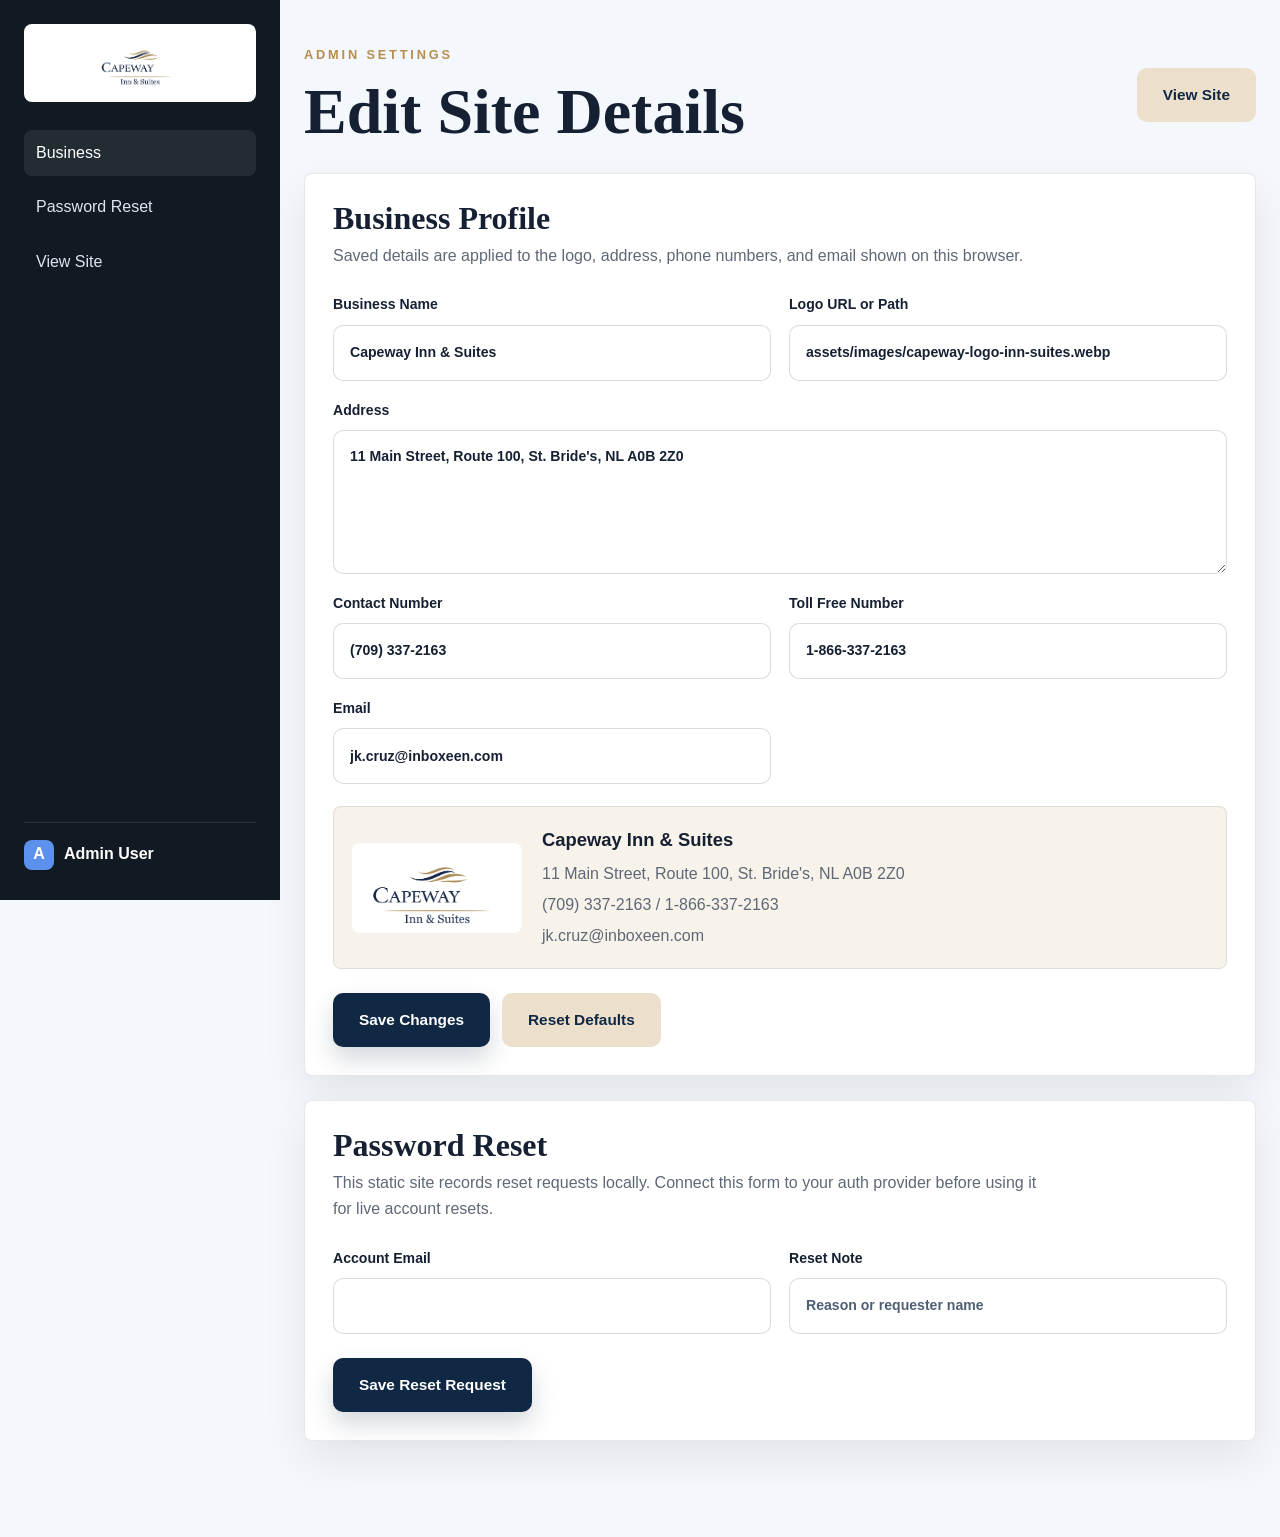
<file: admin.html>
<!DOCTYPE html>
<html lang="en">
<head>
  <meta charset="UTF-8" />
  <meta name="viewport" content="width=device-width, initial-scale=1.0" />
  <meta name="robots" content="noindex, nofollow" />
  <title>Admin Settings | Capeway Inn & Suites</title>
  <link rel="icon" href="/favicon.ico" sizes="any" />
  <link rel="stylesheet" href="style.css?v=20260521-1" />
</head>
<body class="admin-page">
  <main class="admin-shell" id="main">
    <aside class="admin-sidebar" aria-label="Admin navigation">
      <a class="admin-brand" href="#business-settings" aria-label="Edit logo" data-edit-business>
        <img data-admin-preview="logo" src="assets/images/capeway-logo-inn-suites.webp" alt="Capeway Inn & Suites logo">
      </a>

      <nav class="admin-nav">
        <a class="active" href="#business-settings" data-edit-business>Business</a>
        <a href="#password-reset">Password Reset</a>
        <a href="index.html">View Site</a>
      </nav>

      <button class="admin-user" type="button" aria-label="Admin user settings">
        <span class="admin-avatar">A</span>
        <span>Admin User</span>
      </button>
    </aside>

    <section class="admin-content">
      <div class="admin-header">
        <div>
          <p class="eyebrow">Admin Settings</p>
          <h1>Edit Site Details</h1>
        </div>
        <a class="btn btn-secondary" href="index.html">View Site</a>
      </div>

      <form class="admin-panel" id="businessSettingsForm">
        <div class="admin-panel-heading" id="business-settings">
          <h2>Business Profile</h2>
          <p>Saved details are applied to the logo, address, phone numbers, and email shown on this browser.</p>
        </div>

        <div class="admin-form-grid">
          <label>
            <span>Business Name</span>
            <input type="text" id="businessName" name="businessName" required />
          </label>

          <label>
            <span>Logo URL or Path</span>
            <input type="text" id="logoUrl" name="logoUrl" required />
          </label>

          <label class="wide-field">
            <span>Address</span>
            <textarea id="address" name="address" rows="3" required></textarea>
          </label>

          <label>
            <span>Contact Number</span>
            <input type="tel" id="phone" name="phone" required />
          </label>

          <label>
            <span>Toll Free Number</span>
            <input type="tel" id="tollFree" name="tollFree" />
          </label>

          <label>
            <span>Email</span>
            <input type="email" id="email" name="email" required />
          </label>
        </div>

        <button class="admin-preview" type="button" data-edit-business aria-label="Edit business profile">
          <img data-admin-preview="logo" src="assets/images/capeway-logo-inn-suites.webp" alt="Capeway Inn & Suites logo">
          <div>
            <strong data-admin-preview="businessName">Capeway Inn & Suites</strong>
            <span data-admin-preview="address">11 Main Street, Route 100, St. Bride's, NL A0B 2Z0</span>
            <span data-admin-preview="phone">(709) 337-2163</span>
            <span data-admin-preview="email">jk.cruz@inboxeen.com</span>
          </div>
        </button>

        <div class="admin-actions">
          <button class="btn btn-primary" type="submit">Save Changes</button>
          <button class="btn btn-secondary" type="button" id="resetSettings">Reset Defaults</button>
          <p class="form-status" id="settingsStatus" aria-live="polite"></p>
        </div>
      </form>

      <form class="admin-panel" id="passwordResetForm">
        <div class="admin-panel-heading" id="password-reset">
          <h2>Password Reset</h2>
          <p>This static site records reset requests locally. Connect this form to your auth provider before using it for live account resets.</p>
        </div>

        <div class="admin-form-grid">
          <label>
            <span>Account Email</span>
            <input type="email" id="resetEmail" name="resetEmail" autocomplete="email" required />
          </label>

          <label>
            <span>Reset Note</span>
            <input type="text" id="resetNote" name="resetNote" placeholder="Reason or requester name" />
          </label>
        </div>

        <div class="admin-actions">
          <button class="btn btn-primary" type="submit">Save Reset Request</button>
          <p class="form-status" id="resetStatus" aria-live="polite"></p>
        </div>
      </form>
    </section>
  </main>

  <script src="admin.js?v=3" defer></script>
</body>
</html>
</file>
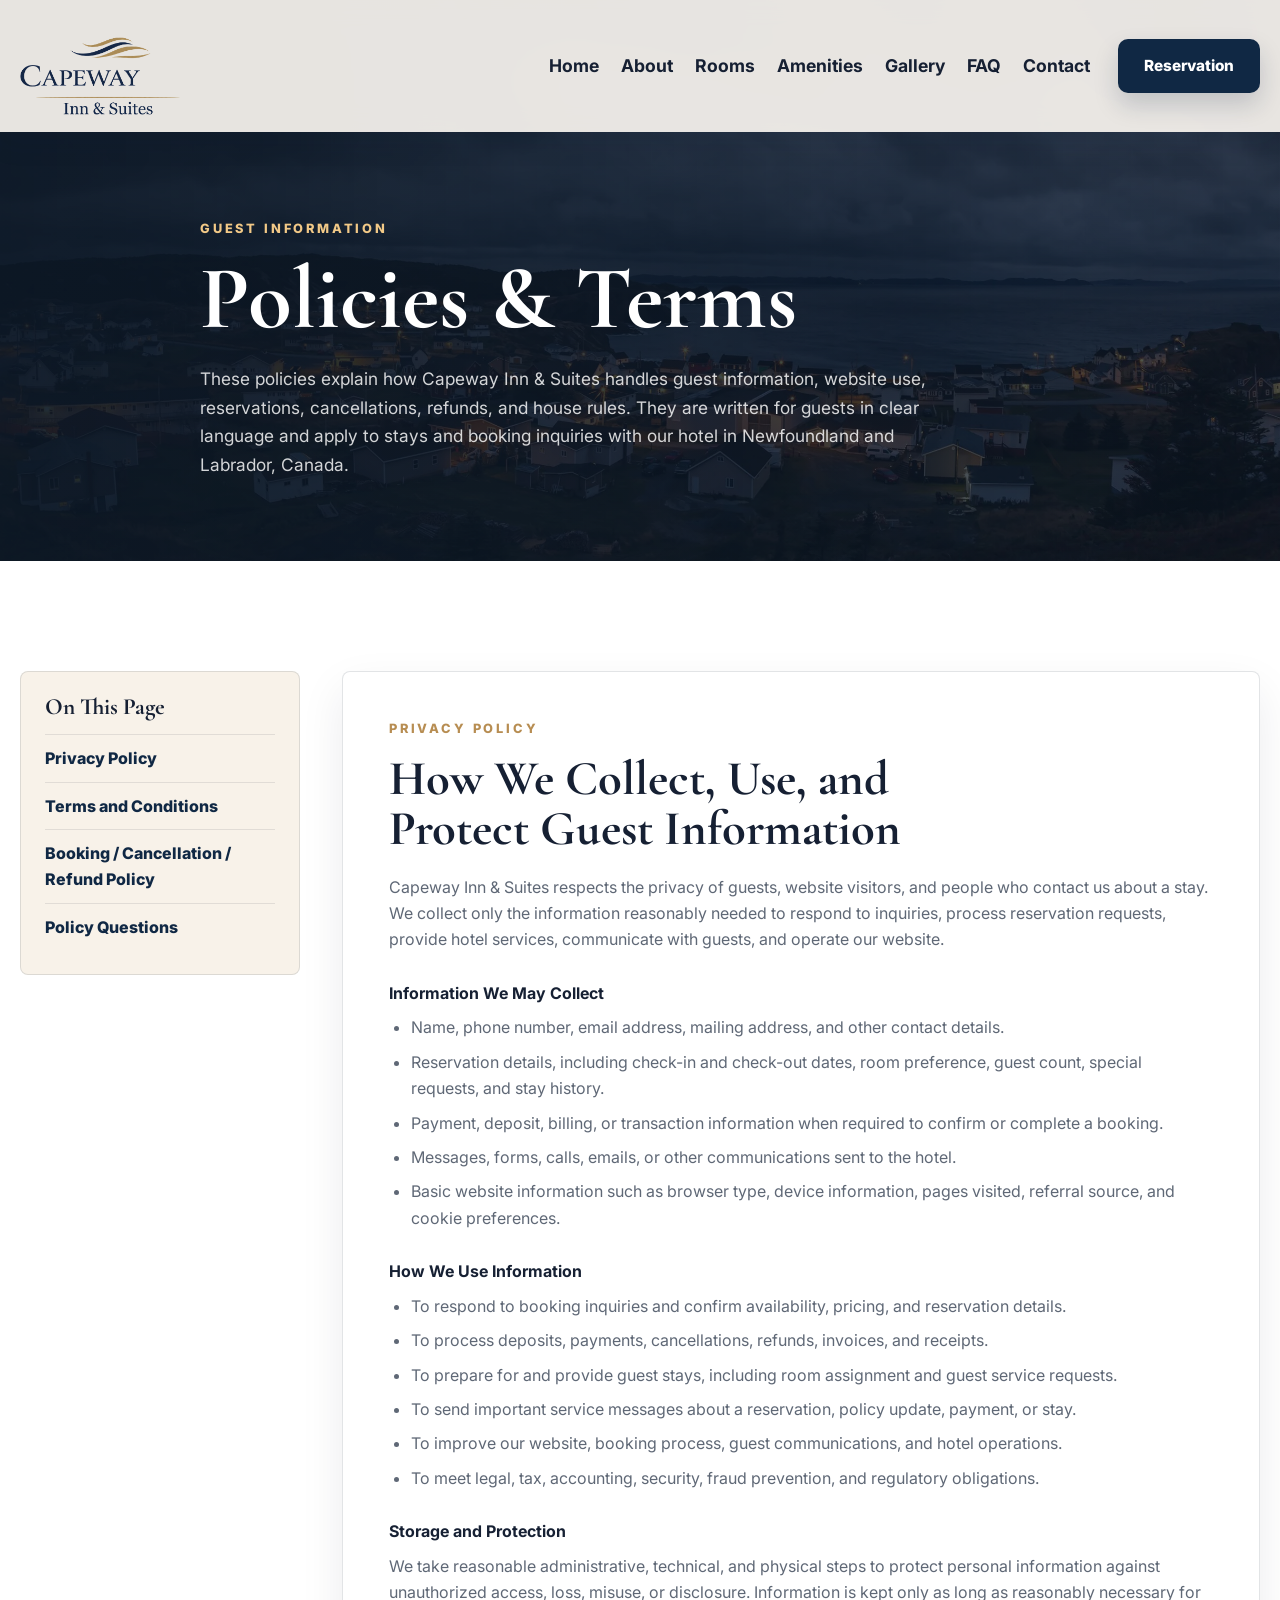
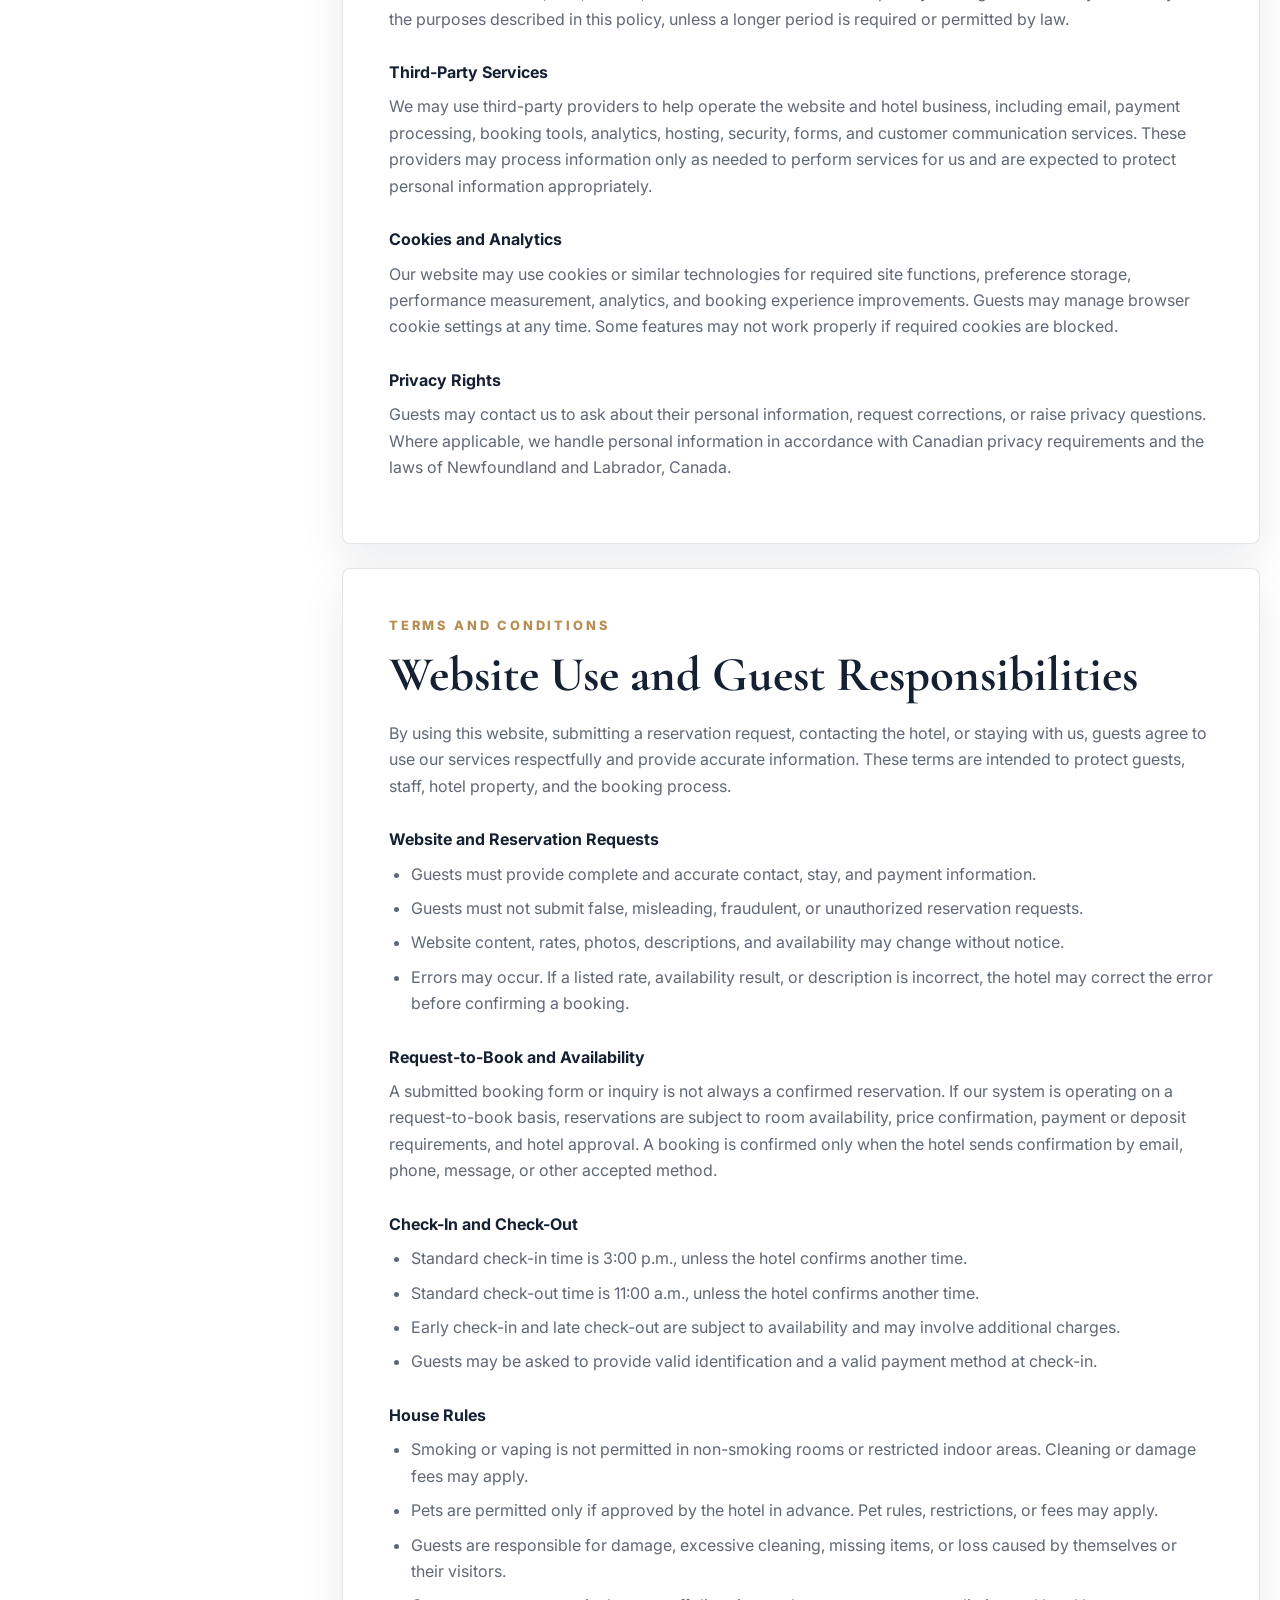
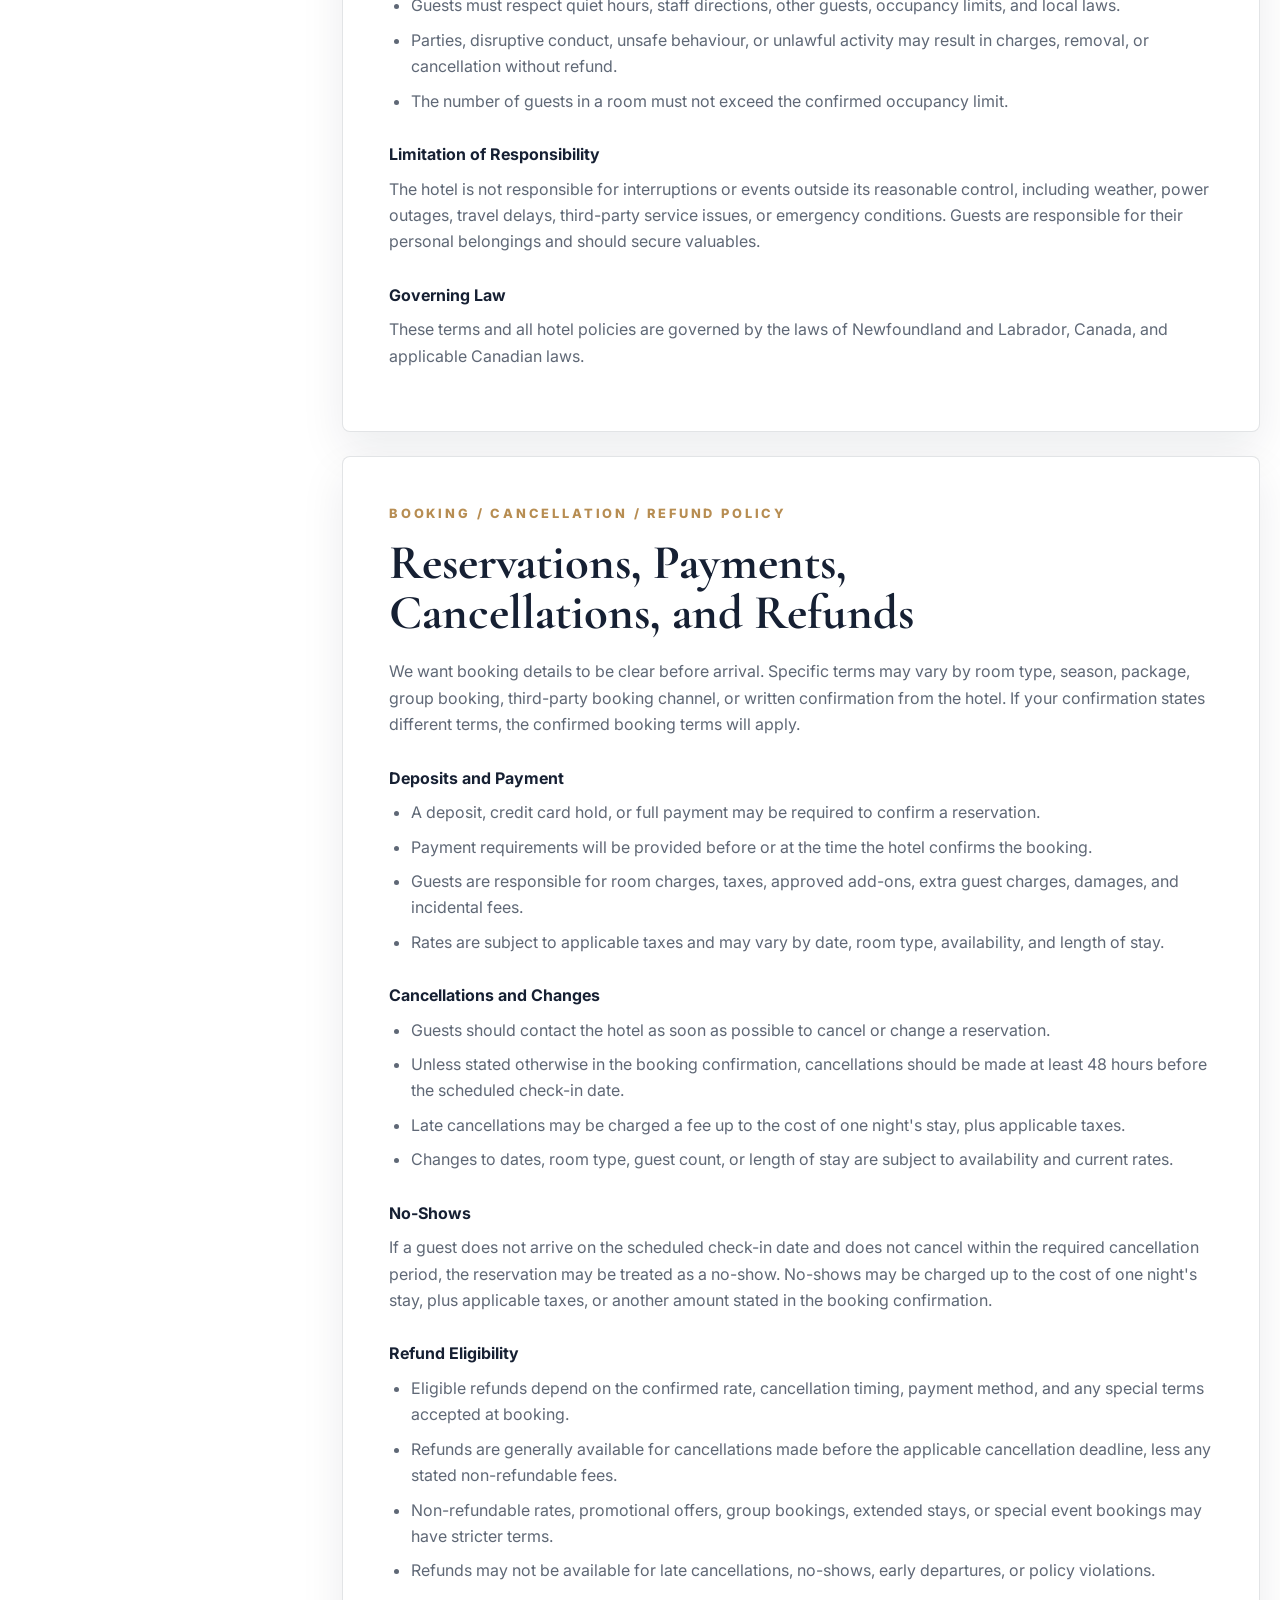
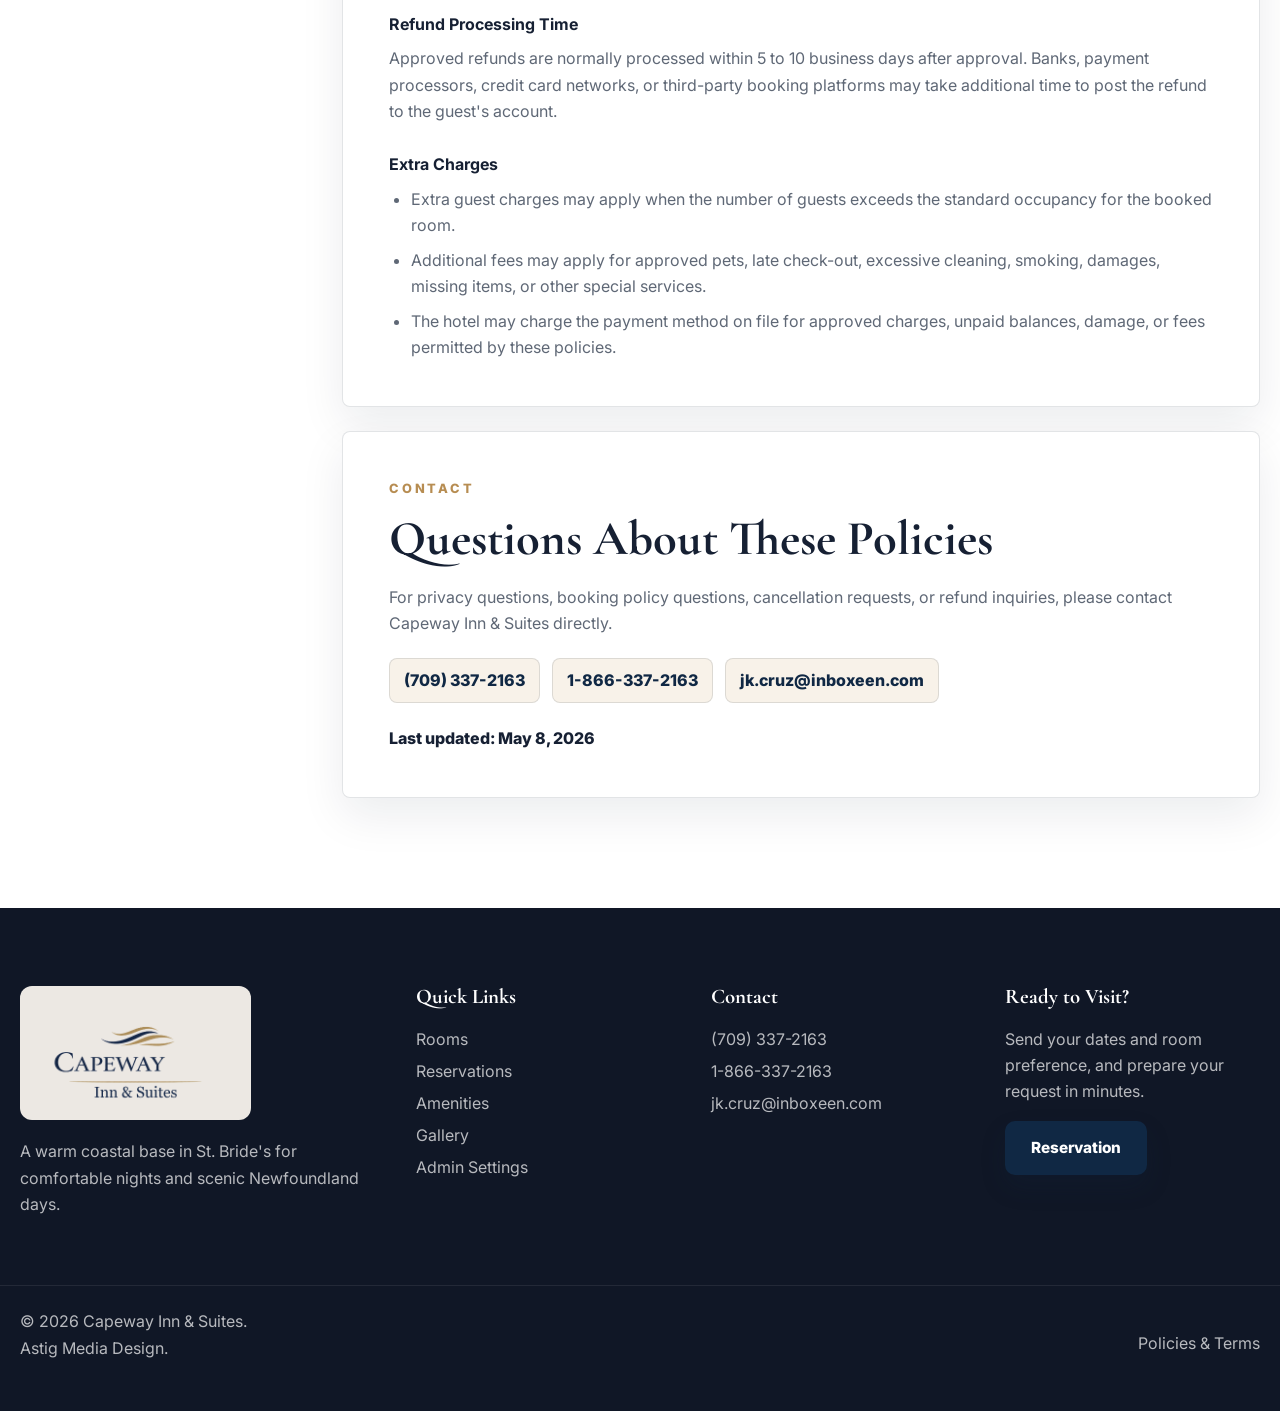
<file: policies.html>
<!DOCTYPE html>
<html lang="en">
<head>
  <meta charset="UTF-8" />
  <meta name="viewport" content="width=device-width, initial-scale=1.0" />
  <meta name="description" content="Privacy Policy, Terms and Conditions, and Booking, Cancellation, and Refund Policy for Capeway Inn & Suites in Newfoundland and Labrador, Canada." />
  <meta name="theme-color" content="#102844" />
  <link rel="canonical" href="https://capewayinn.astigmedia.com/policies.html" />
  <meta property="og:title" content="Policies & Terms | Capeway Inn & Suites" />
  <meta property="og:description" content="Guest privacy, website terms, booking, cancellation, and refund policies for Capeway Inn & Suites." />
  <meta property="og:type" content="website" />
  <meta property="og:url" content="https://capewayinn.astigmedia.com/policies.html" />
  <meta property="og:image" content="https://capewayinn.astigmedia.com/assets/images/newfound-hero-optimized.jpg" />
  <meta name="twitter:card" content="summary_large_image" />
  <meta name="twitter:title" content="Policies & Terms | Capeway Inn & Suites" />
  <meta name="twitter:description" content="Guest privacy, website terms, booking, cancellation, and refund policies for Capeway Inn & Suites." />
  <meta name="twitter:image" content="https://capewayinn.astigmedia.com/assets/images/newfound-hero-optimized.jpg" />
  <title>Policies &amp; Terms | Capeway Inn &amp; Suites</title>
  <link rel="icon" href="/favicon.ico" sizes="any" />
  <link rel="icon" type="image/svg+xml" href="/assets/images/favicon.svg" />
  <link rel="apple-touch-icon" href="/assets/images/apple-touch-icon.png" />
  <link rel="manifest" href="/site.webmanifest" />
  <link rel="preconnect" href="https://fonts.googleapis.com" />
  <link rel="preconnect" href="https://fonts.gstatic.com" crossorigin />
  <link rel="preload" as="style"
    href="https://fonts.googleapis.com/css2?family=Cormorant+Garamond:wght@600;700&family=Inter:wght@400;500;600;700;800&display=swap"
    onload="this.onload=null;this.rel='stylesheet'"
  />
  <noscript><link href="https://fonts.googleapis.com/css2?family=Cormorant+Garamond:wght@600;700&family=Inter:wght@400;500;600;700;800&display=swap" rel="stylesheet" /></noscript>
  <style>
    .skip-link {
      position: fixed;
      top: 14px;
      left: 14px;
      z-index: 100;
      transform: translateY(-140%);
      padding: 10px 14px;
      color: #fff;
      background: #102844;
      transition: transform 0.2s ease;
    }

    .skip-link:focus {
      transform: translateY(0);
    }
  </style>
  <link rel="stylesheet" href="style.css?v=20260521-1" />
</head>
<body>
  <a class="skip-link" href="#main">Skip to content</a>

  <header class="site-header" id="siteHeader">
    <div class="container nav-shell">
      <a class="brand" href="index.html#home" aria-label="Capeway Inn & Suites home">
        <img class="brand-logo" data-site-setting="logo" src="assets/images/capeway-logo-inn-suites.webp" alt="Capeway Inn &amp; Suites logo" width="1672" height="941" decoding="async">
      </a>

      <button class="menu-toggle" id="menuToggle" type="button" aria-controls="primaryMenu" aria-expanded="false">
        <span class="sr-only">Open menu</span>
        <span></span>
        <span></span>
        <span></span>
      </button>

      <nav class="nav-menu" id="primaryMenu" aria-label="Primary navigation">
        <a href="index.html#home">Home</a>
        <a href="index.html#about">About</a>
        <a href="index.html#rooms">Rooms</a>
        <a href="index.html#amenities">Amenities</a>
        <a href="index.html#gallery">Gallery</a>
        <a href="index.html#faq">FAQ</a>
        <a href="index.html#contact">Contact</a>
      </nav>

      <a class="btn btn-primary nav-cta" href="index.html#reservation-request">Reservation</a>
    </div>
  </header>

  <main id="main">
    <section class="policy-hero">
      <div class="container policy-hero-inner reveal">
        <p class="eyebrow">Guest Information</p>
        <h1>Policies &amp; Terms</h1>
        <p>
          These policies explain how Capeway Inn &amp; Suites handles guest information, website use,
          reservations, cancellations, refunds, and house rules. They are written for guests in clear
          language and apply to stays and booking inquiries with our hotel in Newfoundland and Labrador, Canada.
        </p>
      </div>
    </section>

    <section class="section policy-section">
      <div class="container policy-layout">
        <aside class="policy-nav reveal" aria-label="Policies and terms sections">
          <h2>On This Page</h2>
          <a href="#privacy-policy">Privacy Policy</a>
          <a href="#terms-and-conditions">Terms and Conditions</a>
          <a href="#booking-policy">Booking / Cancellation / Refund Policy</a>
          <a href="#policy-contact">Policy Questions</a>
        </aside>

        <div class="policy-content reveal">
          <article class="policy-card" id="privacy-policy">
            <p class="eyebrow">Privacy Policy</p>
            <h2>How We Collect, Use, and Protect Guest Information</h2>
            <p>
              Capeway Inn &amp; Suites respects the privacy of guests, website visitors, and people who
              contact us about a stay. We collect only the information reasonably needed to respond to
              inquiries, process reservation requests, provide hotel services, communicate with guests,
              and operate our website.
            </p>

            <h3>Information We May Collect</h3>
            <ul>
              <li>Name, phone number, email address, mailing address, and other contact details.</li>
              <li>Reservation details, including check-in and check-out dates, room preference, guest count, special requests, and stay history.</li>
              <li>Payment, deposit, billing, or transaction information when required to confirm or complete a booking.</li>
              <li>Messages, forms, calls, emails, or other communications sent to the hotel.</li>
              <li>Basic website information such as browser type, device information, pages visited, referral source, and cookie preferences.</li>
            </ul>

            <h3>How We Use Information</h3>
            <ul>
              <li>To respond to booking inquiries and confirm availability, pricing, and reservation details.</li>
              <li>To process deposits, payments, cancellations, refunds, invoices, and receipts.</li>
              <li>To prepare for and provide guest stays, including room assignment and guest service requests.</li>
              <li>To send important service messages about a reservation, policy update, payment, or stay.</li>
              <li>To improve our website, booking process, guest communications, and hotel operations.</li>
              <li>To meet legal, tax, accounting, security, fraud prevention, and regulatory obligations.</li>
            </ul>

            <h3>Storage and Protection</h3>
            <p>
              We take reasonable administrative, technical, and physical steps to protect personal
              information against unauthorized access, loss, misuse, or disclosure. Information is kept
              only as long as reasonably necessary for the purposes described in this policy, unless a
              longer period is required or permitted by law.
            </p>

            <h3>Third-Party Services</h3>
            <p>
              We may use third-party providers to help operate the website and hotel business, including
              email, payment processing, booking tools, analytics, hosting, security, forms, and customer
              communication services. These providers may process information only as needed to perform
              services for us and are expected to protect personal information appropriately.
            </p>

            <h3>Cookies and Analytics</h3>
            <p>
              Our website may use cookies or similar technologies for required site functions, preference
              storage, performance measurement, analytics, and booking experience improvements. Guests may
              manage browser cookie settings at any time. Some features may not work properly if required
              cookies are blocked.
            </p>

            <h3>Privacy Rights</h3>
            <p>
              Guests may contact us to ask about their personal information, request corrections, or raise
              privacy questions. Where applicable, we handle personal information in accordance with
              Canadian privacy requirements and the laws of Newfoundland and Labrador, Canada.
            </p>
          </article>

          <article class="policy-card" id="terms-and-conditions">
            <p class="eyebrow">Terms and Conditions</p>
            <h2>Website Use and Guest Responsibilities</h2>
            <p>
              By using this website, submitting a reservation request, contacting the hotel, or staying
              with us, guests agree to use our services respectfully and provide accurate information.
              These terms are intended to protect guests, staff, hotel property, and the booking process.
            </p>

            <h3>Website and Reservation Requests</h3>
            <ul>
              <li>Guests must provide complete and accurate contact, stay, and payment information.</li>
              <li>Guests must not submit false, misleading, fraudulent, or unauthorized reservation requests.</li>
              <li>Website content, rates, photos, descriptions, and availability may change without notice.</li>
              <li>Errors may occur. If a listed rate, availability result, or description is incorrect, the hotel may correct the error before confirming a booking.</li>
            </ul>

            <h3>Request-to-Book and Availability</h3>
            <p>
              A submitted booking form or inquiry is not always a confirmed reservation. If our system is
              operating on a request-to-book basis, reservations are subject to room availability, price
              confirmation, payment or deposit requirements, and hotel approval. A booking is confirmed
              only when the hotel sends confirmation by email, phone, message, or other accepted method.
            </p>

            <h3>Check-In and Check-Out</h3>
            <ul>
              <li>Standard check-in time is 3:00 p.m., unless the hotel confirms another time.</li>
              <li>Standard check-out time is 11:00 a.m., unless the hotel confirms another time.</li>
              <li>Early check-in and late check-out are subject to availability and may involve additional charges.</li>
              <li>Guests may be asked to provide valid identification and a valid payment method at check-in.</li>
            </ul>

            <h3>House Rules</h3>
            <ul>
              <li>Smoking or vaping is not permitted in non-smoking rooms or restricted indoor areas. Cleaning or damage fees may apply.</li>
              <li>Pets are permitted only if approved by the hotel in advance. Pet rules, restrictions, or fees may apply.</li>
              <li>Guests are responsible for damage, excessive cleaning, missing items, or loss caused by themselves or their visitors.</li>
              <li>Guests must respect quiet hours, staff directions, other guests, occupancy limits, and local laws.</li>
              <li>Parties, disruptive conduct, unsafe behaviour, or unlawful activity may result in charges, removal, or cancellation without refund.</li>
              <li>The number of guests in a room must not exceed the confirmed occupancy limit.</li>
            </ul>

            <h3>Limitation of Responsibility</h3>
            <p>
              The hotel is not responsible for interruptions or events outside its reasonable control,
              including weather, power outages, travel delays, third-party service issues, or emergency
              conditions. Guests are responsible for their personal belongings and should secure valuables.
            </p>

            <h3>Governing Law</h3>
            <p>
              These terms and all hotel policies are governed by the laws of Newfoundland and Labrador,
              Canada, and applicable Canadian laws.
            </p>
          </article>

          <article class="policy-card" id="booking-policy">
            <p class="eyebrow">Booking / Cancellation / Refund Policy</p>
            <h2>Reservations, Payments, Cancellations, and Refunds</h2>
            <p>
              We want booking details to be clear before arrival. Specific terms may vary by room type,
              season, package, group booking, third-party booking channel, or written confirmation from
              the hotel. If your confirmation states different terms, the confirmed booking terms will apply.
            </p>

            <h3>Deposits and Payment</h3>
            <ul>
              <li>A deposit, credit card hold, or full payment may be required to confirm a reservation.</li>
              <li>Payment requirements will be provided before or at the time the hotel confirms the booking.</li>
              <li>Guests are responsible for room charges, taxes, approved add-ons, extra guest charges, damages, and incidental fees.</li>
              <li>Rates are subject to applicable taxes and may vary by date, room type, availability, and length of stay.</li>
            </ul>

            <h3>Cancellations and Changes</h3>
            <ul>
              <li>Guests should contact the hotel as soon as possible to cancel or change a reservation.</li>
              <li>Unless stated otherwise in the booking confirmation, cancellations should be made at least 48 hours before the scheduled check-in date.</li>
              <li>Late cancellations may be charged a fee up to the cost of one night's stay, plus applicable taxes.</li>
              <li>Changes to dates, room type, guest count, or length of stay are subject to availability and current rates.</li>
            </ul>

            <h3>No-Shows</h3>
            <p>
              If a guest does not arrive on the scheduled check-in date and does not cancel within the
              required cancellation period, the reservation may be treated as a no-show. No-shows may be
              charged up to the cost of one night's stay, plus applicable taxes, or another amount stated
              in the booking confirmation.
            </p>

            <h3>Refund Eligibility</h3>
            <ul>
              <li>Eligible refunds depend on the confirmed rate, cancellation timing, payment method, and any special terms accepted at booking.</li>
              <li>Refunds are generally available for cancellations made before the applicable cancellation deadline, less any stated non-refundable fees.</li>
              <li>Non-refundable rates, promotional offers, group bookings, extended stays, or special event bookings may have stricter terms.</li>
              <li>Refunds may not be available for late cancellations, no-shows, early departures, or policy violations.</li>
            </ul>

            <h3>Refund Processing Time</h3>
            <p>
              Approved refunds are normally processed within 5 to 10 business days after approval.
              Banks, payment processors, credit card networks, or third-party booking platforms may take
              additional time to post the refund to the guest's account.
            </p>

            <h3>Extra Charges</h3>
            <ul>
              <li>Extra guest charges may apply when the number of guests exceeds the standard occupancy for the booked room.</li>
              <li>Additional fees may apply for approved pets, late check-out, excessive cleaning, smoking, damages, missing items, or other special services.</li>
              <li>The hotel may charge the payment method on file for approved charges, unpaid balances, damage, or fees permitted by these policies.</li>
            </ul>
          </article>

          <article class="policy-card policy-contact-card" id="policy-contact">
            <p class="eyebrow">Contact</p>
            <h2>Questions About These Policies</h2>
            <p>
              For privacy questions, booking policy questions, cancellation requests, or refund inquiries,
              please contact Capeway Inn &amp; Suites directly.
            </p>
            <div class="policy-contact-list">
              <a data-site-setting="phone" href="tel:+17093372163">(709) 337-2163</a>
              <a data-site-setting="tollFree" href="tel:+18663372163">1-866-337-2163</a>
              <a data-site-setting="email" href="mailto:jk.cruz@inboxeen.com">jk.cruz@inboxeen.com</a>
            </div>
            <p class="policy-updated">Last updated: May 8, 2026</p>
          </article>
        </div>
      </div>
    </section>
  </main>

  <footer class="site-footer">
    <div class="container footer-grid">
      <div>
        <a class="brand footer-brand" href="index.html#home">
          <img class="brand-logo" data-site-setting="logo" src="assets/images/capeway-logo-inn-suites.webp" alt="Capeway Inn &amp; Suites logo" width="1672" height="941" decoding="async">
        </a>
        <p>A warm coastal base in St. Bride's for comfortable nights and scenic Newfoundland days.</p>
      </div>
      <div>
        <h2>Quick Links</h2>
        <a href="index.html#rooms">Rooms</a>
        <a href="index.html#reservation-request">Reservations</a>
        <a href="index.html#amenities">Amenities</a>
        <a href="index.html#gallery">Gallery</a>
        <a href="admin.html">Admin Settings</a>
      </div>
      <div>
        <h2>Contact</h2>
        <a data-site-setting="phone" href="tel:+17093372163">(709) 337-2163</a>
        <a data-site-setting="tollFree" href="tel:+18663372163">1-866-337-2163</a>
        <a data-site-setting="email" href="mailto:jk.cruz@inboxeen.com">jk.cruz@inboxeen.com</a>
      </div>
      <div>
        <h2>Ready to Visit?</h2>
        <p>Send your dates and room preference, and prepare your request in minutes.</p>
        <a class="btn btn-primary" href="index.html#reservation-request">Reservation</a>
      </div>
    </div>
    <div class="footer-bottom">
      <div class="container footer-bottom-inner">
        <p>&copy; <span id="year"></span> Capeway Inn &amp; Suites. <a href="https://astigmedia.com/" target="_blank" rel="noopener">Astig Media Design.</a></p>
        <a href="policies.html">Policies &amp; Terms</a>
      </div>
    </div>
  </footer>

  <button class="scroll-top-button" id="scrollTopButton" type="button" aria-label="Scroll to top">
    <span aria-hidden="true">↑</span>
  </button>

  <script src="script.js?v=20260521-1" defer></script>
</body>
</html>
</file>
<file: style.css>
:root {
  --color-bg: #f6f1ea;
  --color-surface: #ffffff;
  --color-surface-alt: #f8f2e9;
  --color-ink: #162033;
  --color-copy: #5f6876;
  --color-line: rgba(22, 32, 51, 0.12);
  --color-accent: #b78d52;
  --color-accent-dark: #8d6835;
  --color-brand: #102844;
  --color-brand-soft: #1b3653;
  --shadow-soft: 0 18px 45px rgba(19, 30, 49, 0.08);
  --shadow-card: 0 20px 50px rgba(19, 30, 49, 0.12);
  --radius-card: 24px;
  --radius-md: 12px;
  --container: 1320px;
  --header-height: 132px;
}

* {
  box-sizing: border-box;
}

html {
  scroll-behavior: smooth;
}

body {
  margin: 0;
  font-family: "Inter", Arial, sans-serif;
  color: var(--color-copy);
  background: var(--color-bg);
  line-height: 1.65;
  overflow-x: hidden;
}

body.menu-open {
  overflow: hidden;
}

body.reservation-modal-open {
  overflow: hidden;
}

img {
  display: block;
  max-width: 100%;
}

a {
  color: inherit;
  text-decoration: none;
}

button,
input,
select,
textarea {
  font: inherit;
}

button {
  cursor: pointer;
}

a:focus-visible,
button:focus-visible,
input:focus-visible,
select:focus-visible,
textarea:focus-visible {
  outline: 3px solid rgba(183, 141, 82, 0.7);
  outline-offset: 4px;
}

h1,
h2,
h3,
h4,
p {
  margin-top: 0;
}

h1,
h2,
h3,
h4 {
  color: var(--color-ink);
  font-family: "Cormorant Garamond", Georgia, serif;
  line-height: 1.03;
  text-wrap: balance;
}

section {
  scroll-margin-top: calc(var(--header-height) + 28px);
}

.container {
  width: min(100% - 40px, var(--container));
  margin-inline: auto;
}

.skip-link {
  position: fixed;
  top: 14px;
  left: 14px;
  z-index: 100;
  transform: translateY(-140%);
  padding: 10px 14px;
  color: #fff;
  background: var(--color-brand);
  transition: transform 0.2s ease;
}

.skip-link:focus {
  transform: translateY(0);
}

.sr-only {
  position: absolute;
  width: 1px;
  height: 1px;
  padding: 0;
  margin: -1px;
  overflow: hidden;
  clip: rect(0, 0, 0, 0);
  white-space: nowrap;
  border: 0;
}

.site-header {
  position: fixed;
  inset: 0 0 auto;
  z-index: 50;
  height: var(--header-height);
  color: var(--color-ink);
  background: rgba(250, 246, 240, 0.92);
  backdrop-filter: blur(12px);
  box-shadow: 0 12px 26px rgba(19, 30, 49, 0.08);
}

.nav-shell {
  height: 100%;
  display: flex;
  align-items: center;
  justify-content: space-between;
  gap: 28px;
}

.site-header .brand {
  flex: 0 0 auto;
  margin-left: -22px;
}

.brand-logo {
  height: min(124px, calc(var(--header-height) - 8px));
  width: auto;
  max-width: 100%;
  object-fit: contain;
}

.nav-menu {
  margin-left: auto;
  display: flex;
  align-items: center;
  gap: 22px;
  font-size: 1.1rem;
  font-weight: 700;
  color: var(--color-ink);
}

.nav-menu a {
  position: relative;
  min-height: 44px;
  display: inline-flex;
  align-items: center;
}

.nav-menu a::after {
  content: "";
  position: absolute;
  left: 0;
  bottom: 8px;
  width: 100%;
  height: 2px;
  transform: scaleX(0);
  transform-origin: right;
  background: var(--color-accent);
  transition: transform 0.2s ease;
}

.nav-menu a:hover::after,
.nav-menu a:focus-visible::after {
  transform: scaleX(1);
  transform-origin: left;
}

.menu-toggle {
  display: none;
  margin-left: auto;
  width: 48px;
  height: 48px;
  border: 1px solid rgba(16, 40, 68, 0.14);
  background: var(--color-surface);
  border-radius: 12px;
}

.menu-toggle span:not(.sr-only) {
  display: block;
  width: 18px;
  height: 2px;
  margin: 4px auto;
  background: var(--color-brand);
}

.btn {
  min-height: 54px;
  display: inline-flex;
  align-items: center;
  justify-content: center;
  padding: 12px 26px;
  border: 0;
  border-radius: 10px;
  font-size: 0.96rem;
  font-weight: 800;
  letter-spacing: 0;
  text-align: center;
  transition: transform 0.2s ease, background 0.2s ease, box-shadow 0.2s ease;
}

.btn:hover {
  transform: translateY(-2px);
}

.btn-primary {
  color: #fff;
  background: var(--color-brand);
  box-shadow: 0 12px 24px rgba(16, 40, 68, 0.18);
}

.btn-primary:hover {
  background: var(--color-brand-soft);
}

.btn-secondary {
  color: var(--color-brand);
  background: #ecdfcb;
}

.btn-secondary:hover {
  background: #e5d5bc;
}

.btn-video {
  gap: 10px;
  color: #fff;
  background: rgba(255, 255, 255, 0.16);
  border: 1px solid rgba(255, 255, 255, 0.32);
  backdrop-filter: blur(8px);
}

.btn-video:hover {
  background: rgba(255, 255, 255, 0.24);
}

.play-icon {
  display: inline-block;
  width: 0;
  height: 0;
  border-top: 7px solid transparent;
  border-bottom: 7px solid transparent;
  border-left: 11px solid currentColor;
}

.btn-full {
  width: 100%;
}

.eyebrow {
  margin-bottom: 14px;
  color: var(--color-accent);
  font-size: 0.8rem;
  font-weight: 800;
  letter-spacing: 0.22em;
  text-transform: uppercase;
}

.hero-section {
  position: relative;
  min-height: 100vh;
  padding: calc(var(--header-height) + 88px) 0 92px;
  color: rgba(255, 255, 255, 0.9);
  overflow: hidden;
}

.hero-media,
.hero-overlay {
  position: absolute;
  inset: 0;
}

.hero-media img {
  width: 100%;
  height: 100%;
  object-fit: cover;
}

.hero-overlay {
  background:
    linear-gradient(90deg, rgba(10, 23, 39, 0.86) 0%, rgba(10, 23, 39, 0.56) 44%, rgba(10, 23, 39, 0.35) 100%),
    linear-gradient(180deg, rgba(10, 23, 39, 0.2) 0%, rgba(10, 23, 39, 0.72) 100%);
}

.hero-content {
  position: relative;
  z-index: 1;
  display: grid;
  grid-template-columns: minmax(0, 720px) minmax(360px, 520px);
  gap: 44px;
  align-items: start;
}

.hero-copy {
  max-width: 720px;
}

.hero-copy h1 {
  max-width: 780px;
  margin-bottom: 22px;
  color: #fff;
  font-size: clamp(3.25rem, 5.4vw, 5rem);
}

.hero-lede {
  max-width: 650px;
  margin-bottom: 32px;
  font-size: 1.1rem;
  color: rgba(255, 255, 255, 0.78);
}

.hero-actions {
  display: grid;
  grid-template-columns: repeat(3, minmax(0, 1fr));
  gap: 12px;
  width: min(100%, 560px);
  margin-top: 24px;
}

.hero-actions .btn {
  width: 100%;
}

.hero-booking-panel {
  justify-self: end;
  width: min(520px, 100%);
  scroll-margin-top: calc(var(--header-height) + 72px);
  max-height: 0;
  overflow: hidden;
  opacity: 0;
  pointer-events: none;
  transform: translateY(-12px);
  transition: max-height 0.65s ease, opacity 0.35s ease, transform 0.35s ease, margin-top 0.35s ease;
}

.hero-booking-panel.is-open {
  margin-top: clamp(36px, 6vh, 72px);
  max-height: 1180px;
  opacity: 1;
  pointer-events: auto;
  transform: translateY(0);
}

.hero-booking-panel .booking-card {
  width: 100%;
}

.hero-booking-panel .booking-card-face {
  padding: 28px;
}

.hero-booking-panel .card-heading h2 {
  font-size: clamp(2rem, 3vw, 2.7rem);
}

.hero-highlights {
  display: grid;
  grid-template-columns: repeat(3, minmax(0, 1fr));
  gap: 20px;
  max-width: 620px;
}

.hero-highlights > div {
  background: rgba(255, 255, 255, 0.08);
  backdrop-filter: blur(8px);
  border-radius: 18px;
}

.hero-highlights strong {
  display: block;
  margin-bottom: 4px;
  color: #fff;
  font-size: 1.7rem;
  font-family: "Cormorant Garamond", Georgia, serif;
}

.hero-highlights span {
  color: rgba(255, 255, 255, 0.72);
  font-size: 0.9rem;
}

.booking-card,
.contact-form,
.contact-card,
.reservation-form {
  background: rgba(255, 255, 255, 0.96);
  box-shadow: var(--shadow-card);
}

.booking-card {
  padding: 32px;
  color: var(--color-copy);
  border-radius: var(--radius-card);
}

.booking-card-flip {
  position: relative;
  perspective: 1600px;
  padding: 0;
}

.booking-card-inner {
  display: grid;
  transform-style: preserve-3d;
  transition: transform 0.8s ease;
}

.booking-card-flip.is-flipped .booking-card-inner {
  transform: rotateY(180deg);
}

.booking-card-face {
  grid-area: 1 / 1;
  padding: 32px;
  border-radius: var(--radius-card);
  backface-visibility: hidden;
  -webkit-backface-visibility: hidden;
}

.booking-card-front {
  background: rgba(255, 255, 255, 0.96);
}

.booking-card-back {
  display: grid;
  place-items: center;
  background:
    linear-gradient(135deg, rgba(16, 40, 68, 0.96), rgba(24, 63, 94, 0.92)),
    #12324f;
  color: rgba(255, 255, 255, 0.92);
  text-align: center;
  transform: rotateY(180deg);
}

.booking-success {
  max-width: 420px;
}

.booking-success .eyebrow {
  margin-bottom: 18px;
  color: rgba(232, 194, 138, 0.95);
}

.booking-success h3 {
  margin-bottom: 18px;
  color: #fff;
  font-size: clamp(2rem, 3vw, 2.6rem);
}

.booking-success .inquiry-id {
  display: inline-flex;
  align-items: center;
  justify-content: center;
  gap: 8px;
  margin-bottom: 20px;
  padding: 10px 14px;
  color: rgba(255, 255, 255, 0.9);
  background: rgba(255, 255, 255, 0.1);
  border: 1px solid rgba(232, 194, 138, 0.42);
  border-radius: 10px;
  font-size: 0.9rem;
  line-height: 1.35;
}

.booking-success .inquiry-id strong {
  color: #fff;
  font-family: "Inter", Arial, sans-serif;
  font-weight: 800;
  letter-spacing: 0.04em;
}

.booking-success p:last-child {
  font-size: 1rem;
  line-height: 1.7;
  color: rgba(255, 255, 255, 0.82);
}

.contact-form-flip {
  position: relative;
  perspective: 1600px;
  padding: 0;
}

.contact-form-inner {
  display: grid;
  transform-style: preserve-3d;
  transition: transform 0.8s ease;
}

.contact-form-flip.is-flipped .contact-form-inner {
  transform: rotateY(180deg);
}

.contact-form-face {
  grid-area: 1 / 1;
  padding: 32px;
  border-radius: var(--radius-card);
  backface-visibility: hidden;
  -webkit-backface-visibility: hidden;
}

.contact-form-front {
  background: rgba(255, 255, 255, 0.96);
}

.contact-form-back {
  display: grid;
  place-items: center;
  background:
    linear-gradient(135deg, rgba(16, 40, 68, 0.96), rgba(24, 63, 94, 0.92)),
    #12324f;
  color: rgba(255, 255, 255, 0.92);
  text-align: center;
  transform: rotateY(180deg);
}

.contact-success {
  display: grid;
  justify-items: center;
  gap: 18px;
  max-width: 480px;
  padding: 20px;
}

.contact-success .eyebrow {
  margin-bottom: 4px;
  color: rgba(232, 194, 138, 0.95);
}

.contact-success h3 {
  display: grid;
  gap: 8px;
  margin-bottom: 0;
  color: #fff;
  font-size: clamp(2rem, 3vw, 2.55rem);
}

.contact-success h3 span {
  display: block;
}

.contact-success p:last-child {
  max-width: 340px;
  margin-bottom: 0;
  font-size: 1rem;
  line-height: 1.7;
  color: rgba(255, 255, 255, 0.82);
}

.booking-card .card-heading {
  margin-bottom: 8px;
}

.card-heading h2 {
  margin-bottom: 20px;
  font-size: clamp(2rem, 3vw, 2.6rem);
}

.booking-grid,
.form-grid {
  display: grid;
  grid-template-columns: repeat(2, minmax(0, 1fr));
  gap: 18px;
}

.booking-card .booking-grid {
  gap: 12px 18px;
}

label {
  display: grid;
  gap: 8px;
  font-size: 0.88rem;
  font-weight: 700;
  color: var(--color-ink);
}

.booking-card label {
  gap: 6px;
}

label em {
  color: var(--color-copy);
  font-style: normal;
  font-weight: 600;
}

input,
select,
textarea {
  width: 100%;
  min-height: 56px;
  border: 1px solid rgba(22, 32, 51, 0.16);
  padding: 14px 16px;
  color: var(--color-ink);
  background: #fff;
  border-radius: 10px;
  opacity: 1;
  transition: border-color 0.2s ease, box-shadow 0.2s ease;
}

input:disabled,
select:disabled,
textarea:disabled,
input[readonly],
select[readonly],
textarea[readonly],
[aria-disabled="true"] input,
[aria-disabled="true"] select,
[aria-disabled="true"] textarea {
  color: #162033 !important;
  -webkit-text-fill-color: #162033 !important;
  background: #ffffff !important;
  border-color: rgba(16, 40, 68, 0.28) !important;
  opacity: 1 !important;
}

input:disabled::placeholder,
textarea:disabled::placeholder,
input[readonly]::placeholder,
textarea[readonly]::placeholder {
  color: #162033 !important;
  -webkit-text-fill-color: #162033 !important;
  opacity: 1 !important;
}

input::placeholder,
textarea::placeholder {
  color: #4f5f73;
  opacity: 1;
}

input,
select,
textarea,
input:disabled,
select:disabled,
textarea:disabled,
input[readonly],
select[readonly],
textarea[readonly] {
  text-shadow: none !important;
}

input:disabled,
select:disabled,
textarea:disabled,
input[readonly],
select[readonly],
textarea[readonly] {
  color: #162033 !important;
  -webkit-text-fill-color: #162033 !important;
}

.modal input,
.modal select,
.modal textarea,
[role="dialog"] input,
[role="dialog"] select,
[role="dialog"] textarea,
.message-details input,
.message-details select,
.message-details textarea,
.details-modal input,
.details-modal select,
.details-modal textarea {
  color: #162033 !important;
  -webkit-text-fill-color: #162033 !important;
  background-color: #ffffff !important;
  opacity: 1 !important;
}

.modal fieldset,
[role="dialog"] fieldset,
.message-details fieldset,
.details-modal fieldset,
.modal label,
[role="dialog"] label,
.message-details label,
.details-modal label,
.modal .disabled,
.modal .is-disabled,
.modal [disabled],
.modal [aria-disabled="true"],
.modal [class*="disabled"],
.modal [class*="opacity-"],
.modal .opacity-40,
.modal .opacity-50,
.modal .opacity-60,
[role="dialog"] .disabled,
[role="dialog"] .is-disabled,
[role="dialog"] [disabled],
[role="dialog"] [aria-disabled="true"],
[role="dialog"] [class*="disabled"],
[role="dialog"] [class*="opacity-"],
[role="dialog"] .opacity-40,
[role="dialog"] .opacity-50,
[role="dialog"] .opacity-60,
.message-details .disabled,
.message-details .is-disabled,
.message-details [disabled],
.message-details [aria-disabled="true"],
.message-details [class*="disabled"],
.message-details [class*="opacity-"],
.message-details .opacity-40,
.message-details .opacity-50,
.message-details .opacity-60,
.details-modal .disabled,
.details-modal .is-disabled,
.details-modal [disabled],
.details-modal [aria-disabled="true"],
.details-modal [class*="disabled"],
.details-modal [class*="opacity-"],
.details-modal .opacity-40,
.details-modal .opacity-50,
.details-modal .opacity-60 {
  opacity: 1 !important;
}

.modal input[disabled],
.modal select[disabled],
.modal textarea[disabled],
[role="dialog"] input[disabled],
[role="dialog"] select[disabled],
[role="dialog"] textarea[disabled],
.message-details input[disabled],
.message-details select[disabled],
.message-details textarea[disabled],
.details-modal input[disabled],
.details-modal select[disabled],
.details-modal textarea[disabled] {
  color: #0f1f33 !important;
  -webkit-text-fill-color: #0f1f33 !important;
  text-shadow: 0 0 0 #0f1f33 !important;
  background-color: #ffffff !important;
  filter: none !important;
  opacity: 1 !important;
}

.modal input[disabled]::placeholder,
.modal textarea[disabled]::placeholder,
[role="dialog"] input[disabled]::placeholder,
[role="dialog"] textarea[disabled]::placeholder,
.message-details input[disabled]::placeholder,
.message-details textarea[disabled]::placeholder,
.details-modal input[disabled]::placeholder,
.details-modal textarea[disabled]::placeholder {
  color: #0f1f33 !important;
  -webkit-text-fill-color: #0f1f33 !important;
  opacity: 1 !important;
}

.modal input::placeholder,
.modal textarea::placeholder,
[role="dialog"] input::placeholder,
[role="dialog"] textarea::placeholder,
.message-details input::placeholder,
.message-details textarea::placeholder,
.details-modal input::placeholder,
.details-modal textarea::placeholder {
  color: #4f5f73 !important;
  -webkit-text-fill-color: #4f5f73 !important;
  opacity: 1 !important;
}

input[type="date"] {
  cursor: pointer;
}

textarea {
  min-height: 144px;
  resize: vertical;
}

input:focus,
select:focus,
textarea:focus {
  outline: none;
  border-color: var(--color-accent);
  box-shadow: 0 0 0 4px rgba(183, 141, 82, 0.13);
}

.widget-note,
.form-status {
  margin: 12px 0 0;
  font-size: 0.92rem;
}

.booking-card .btn-full {
  margin-top: 10px;
}

.booking-card input,
.booking-card select {
  min-height: 52px;
  padding: 12px 14px;
}

.booking-card textarea {
  min-height: 76px;
  padding: 12px 14px;
}

.booking-card .error-message {
  min-height: 12px;
}

.error-message {
  min-height: 16px;
  color: #aa463d;
  font-size: 0.76rem;
  font-weight: 700;
}

.input-error {
  border-color: #aa463d;
}

.section {
  padding: 110px 0;
  content-visibility: auto;
  contain-intrinsic-size: 900px;
}

.section-heading {
  max-width: 760px;
  margin: 0 auto 56px;
  text-align: center;
}

.section-heading.align-left {
  margin-inline: 0;
  text-align: left;
}

.section-heading h2 {
  margin-bottom: 18px;
  font-size: clamp(2.55rem, 4.4vw, 3.8rem);
}

.section-heading p,
.about-copy p,
.details-copy p,
.contact-card p {
  font-size: 1rem;
}

.booking-section {
  background: var(--color-surface-alt);
  scroll-margin-top: var(--header-height);
}

.booking-section-layout {
  display: grid;
  gap: 34px;
}

.booking-section-heading {
  margin-bottom: 0;
}

.booking-section .booking-card {
  width: min(100%, 780px);
  margin: 0 auto;
}

.about-section {
  background: var(--color-surface);
}

.about-layout,
.details-layout {
  display: grid;
  grid-template-columns: minmax(0, 1fr) minmax(0, 1fr);
  gap: 54px;
  align-items: center;
}

.about-stack {
  display: grid;
  grid-template-columns: minmax(0, 1.05fr) minmax(0, 0.78fr);
  gap: 20px;
  align-items: end;
}

.about-stack img:first-child {
  height: 560px;
}

.about-stack img:last-child {
  height: 380px;
}

.about-stack img,
.details-media img,
.contact-card-media img {
  width: 100%;
  object-fit: cover;
}

.about-badge,
.details-panel {
  margin-top: 22px;
  padding: 24px;
  background: var(--color-surface-alt);
  border-left: 4px solid var(--color-accent);
}

.about-badge strong,
.details-panel h3 {
  display: block;
  margin-bottom: 6px;
  color: var(--color-ink);
  font-size: 1.7rem;
}

.about-copy h2,
.details-copy h2,
.reservation-intro h2,
.contact-card h2 {
  margin-bottom: 18px;
  font-size: clamp(2.8rem, 5vw, 4rem);
}

.contact-card h2 {
  white-space: nowrap;
  font-size: clamp(2.5rem, 3.7vw, 3.6rem);
}

.feature-points,
.details-specs {
  display: grid;
  grid-template-columns: repeat(2, minmax(0, 1fr));
  gap: 20px;
  margin: 28px 0 34px;
}

.feature-points article,
.details-specs div {
  padding: 20px;
  background: var(--color-surface-alt);
}

.info-flip-card {
  cursor: pointer;
  perspective: 1000px;
}

.info-flip-card:focus-visible {
  outline: 3px solid rgba(183, 141, 82, 0.7);
  outline-offset: 4px;
}

.info-flip-inner {
  position: relative;
  min-height: 100%;
  transform-style: preserve-3d;
  transition: transform 0.65s cubic-bezier(0.2, 0.78, 0.18, 1);
}

.info-flip-card.is-flipped .info-flip-inner {
  transform: rotateY(180deg);
}

.info-flip-face {
  position: absolute;
  inset: 0;
  display: flex;
  flex-direction: column;
  justify-content: center;
  overflow: hidden;
  backface-visibility: hidden;
}

.info-flip-back {
  transform: rotateY(180deg);
}

.hero-highlight-card {
  min-height: 158px;
}

.hero-highlight-card .info-flip-inner {
  min-height: 158px;
}

.hero-highlight-card .info-flip-face {
  justify-content: flex-start;
  padding: 18px 20px;
}

.hero-highlight-card .info-flip-back strong {
  font-size: 1.35rem;
}

.hero-highlight-card .info-flip-back span {
  display: block;
  font-size: 0.82rem;
  line-height: 1.32;
}

.feature-flip-card {
  min-height: 190px;
  padding: 0;
}

.feature-flip-card .info-flip-inner {
  min-height: 190px;
}

.feature-flip-card .info-flip-face {
  justify-content: flex-start;
  padding: 20px;
  background: var(--color-surface-alt);
}

.feature-flip-card .info-flip-back {
  color: rgba(255, 255, 255, 0.84);
  background: var(--color-brand);
}

.feature-flip-card .info-flip-back h3 {
  color: #fff;
}

.feature-flip-card .info-flip-back p {
  margin-bottom: 0;
  font-size: 0.92rem;
  line-height: 1.5;
}

.feature-points h3,
.details-specs strong {
  margin-bottom: 8px;
  font-size: 1.6rem;
}

.details-specs span {
  display: block;
}

.rooms-section,
.gallery-section,
.news-section {
  background: var(--color-bg);
}

.room-grid,
.amenity-grid,
.news-grid {
  display: grid;
  grid-template-columns: repeat(3, minmax(0, 1fr));
  gap: 26px;
}

.amenity-grid {
  grid-template-columns: repeat(4, minmax(0, 1fr));
}

.room-card,
.amenity-card,
.news-card {
  overflow: hidden;
  background: var(--color-surface);
  box-shadow: var(--shadow-soft);
  border-radius: var(--radius-card);
}

.room-card {
  display: flex;
  flex-direction: column;
}

.room-image {
  height: 300px;
  overflow: hidden;
}

.room-image img {
  width: 100%;
  height: 100%;
  object-fit: cover;
  transition: transform 0.35s ease;
}

.room-card:hover .room-image img {
  transform: scale(1.05);
}

.room-body,
.news-body {
  padding: 28px;
}

.room-body {
  display: flex;
  flex: 1;
  flex-direction: column;
}

.room-body .btn {
  margin-top: auto;
  align-self: flex-start;
}

.room-meta,
.news-meta {
  display: flex;
  align-items: center;
  justify-content: space-between;
  gap: 12px;
  margin-bottom: 12px;
  color: var(--color-accent-dark);
  font-size: 0.86rem;
  font-weight: 800;
  letter-spacing: 0.12em;
  text-transform: uppercase;
}

.room-card h3,
.amenity-card h3,
.news-card h3 {
  margin-bottom: 14px;
  font-size: 2rem;
}

.rooms-showcase {
  padding-bottom: 70px;
}

.rooms-showcase .section-heading {
  max-width: 840px;
  margin-inline: auto;
  text-align: center;
}

.rooms-showcase .section-heading h2 {
  color: #002b57;
}

.live-data-note {
  display: inline-flex;
  align-items: center;
  gap: 8px;
  margin-left: 8px;
  color: var(--color-muted);
  font-weight: 600;
}

.live-data-note::before {
  content: "";
  width: 4px;
  height: 4px;
  background: currentColor;
  border-radius: 50%;
}

.rooms-live-grid {
  display: grid;
  grid-template-columns: repeat(2, minmax(0, 1fr));
  gap: 24px;
}

.live-room-card {
  overflow: hidden;
  background: #fff;
  border-radius: 12px;
  box-shadow: 0 18px 40px rgba(16, 40, 68, 0.12);
}

.live-room-image {
  position: relative;
  height: 210px;
  overflow: hidden;
}

.live-room-image img {
  width: 100%;
  height: 100%;
  object-fit: cover;
  transition: transform 0.35s ease;
}

.live-room-card:hover .live-room-image img {
  transform: scale(1.04);
}

.live-room-badge {
  position: absolute;
  top: 18px;
  left: 18px;
  padding: 8px 12px;
  color: #001529;
  background: #fbbc04;
  border-radius: 999px;
  font-size: 0.72rem;
  font-weight: 900;
  box-shadow: 0 8px 20px rgba(0, 0, 0, 0.16);
}

.live-room-badge-danger {
  color: #fff;
  background: #ea4335;
}

.live-room-badge-success {
  color: #fff;
  background: #34a853;
}

.live-room-badge-warning {
  background: #fbbc04;
}

.live-room-body {
  padding: 26px 26px 24px;
}

.live-room-body h3 {
  margin-bottom: 10px;
  color: #002b57;
  font-size: 1.45rem;
}

.live-room-body p {
  min-height: 46px;
  margin-bottom: 18px;
  color: #465568;
  font-size: 0.95rem;
  line-height: 1.6;
}

.live-room-amenities {
  display: flex;
  flex-wrap: wrap;
  gap: 8px;
  padding-bottom: 22px;
  border-bottom: 1px solid rgba(16, 40, 68, 0.14);
}

.live-room-amenity {
  display: inline-flex;
  align-items: center;
  gap: 5px;
  padding: 6px 10px;
  color: #003366;
  background: #edf5ff;
  border-radius: 999px;
  font-size: 0.72rem;
  font-weight: 800;
}

.live-room-amenity::before {
  content: "";
  width: 6px;
  height: 6px;
  background: #0074d9;
  border-radius: 50%;
}

.live-room-prices {
  display: grid;
  gap: 13px;
  padding-top: 20px;
}

.live-room-prices div {
  display: flex;
  align-items: center;
  justify-content: space-between;
  gap: 16px;
  padding-bottom: 10px;
  border-bottom: 1px dashed rgba(16, 40, 68, 0.16);
}

.live-room-prices div:last-child {
  padding-bottom: 0;
  border-bottom: 0;
}

.live-room-prices span {
  color: #566579;
  font-size: 0.82rem;
  font-weight: 700;
}

.live-room-prices strong {
  color: #0b8f42;
  font-size: 1rem;
  font-weight: 900;
}

.price-calculator-section {
  padding: 78px 0 92px;
  color: #fff;
  background: #002b57;
}

.price-calculator-heading {
  margin-bottom: 42px;
  text-align: center;
}

.price-calculator-heading h2 {
  margin-bottom: 8px;
  color: #fff;
  font-size: clamp(2rem, 4vw, 3rem);
}

.price-calculator-heading p {
  margin: 0;
  color: rgba(255, 255, 255, 0.86);
  font-weight: 700;
}

.price-calculator-card {
  width: min(100%, 1160px);
  margin-inline: auto;
  padding: clamp(24px, 4vw, 34px);
  color: #102844;
  background: #fff;
  border-radius: 12px;
  box-shadow: 0 22px 50px rgba(0, 0, 0, 0.2);
}

.calculator-controls {
  display: grid;
  grid-template-columns: 1.1fr 1.1fr 1fr;
  gap: 18px;
  margin-bottom: 26px;
}

.calculator-field {
  display: grid;
  gap: 7px;
  margin: 0;
}

.calculator-field span {
  color: #102844;
  font-size: 0.82rem;
  font-weight: 900;
}

.calculator-field span::before {
  content: "";
  display: inline-block;
  width: 7px;
  height: 7px;
  margin-right: 5px;
  background: #002b57;
  border-radius: 2px;
}

.calculator-field select,
.calculator-field input {
  width: 100%;
  min-height: 48px;
  padding: 0 14px;
  color: #102844;
  background: #fff;
  border: 1px solid rgba(16, 40, 68, 0.22);
  border-radius: 7px;
  font: inherit;
  font-weight: 700;
}

.calculator-summary {
  display: grid;
  grid-template-columns: repeat(4, minmax(0, 1fr));
  gap: 16px;
  padding: 24px;
  background: #f1f4f8;
  border-radius: 10px 10px 0 0;
}

.calculator-result {
  min-height: 78px;
  padding: 17px 14px;
  text-align: center;
  background: #fff;
  border-radius: 7px;
  box-shadow: 0 10px 22px rgba(16, 40, 68, 0.08);
}

.calculator-result span,
.calculator-total span {
  display: block;
  margin-bottom: 7px;
  color: #66758a;
  font-size: 0.68rem;
  font-weight: 900;
  letter-spacing: 0.12em;
  text-transform: uppercase;
}

.calculator-result strong {
  color: #002b57;
  font-size: 1.15rem;
  font-weight: 900;
}

.calculator-total {
  padding: 24px;
  text-align: center;
  background: #001f3f;
  border-radius: 0 0 8px 8px;
}

.calculator-total span {
  color: rgba(255, 255, 255, 0.72);
}

.calculator-total strong {
  display: block;
  color: #ffd400;
  font-size: clamp(2rem, 5vw, 2.7rem);
  font-weight: 900;
  line-height: 1;
}

.calculator-book-button {
  display: flex;
  align-items: center;
  justify-content: center;
  width: fit-content;
  min-width: 150px;
  min-height: 48px;
  margin: 28px auto 0;
  padding: 0 24px;
  color: #001529;
  background: linear-gradient(135deg, #ffd400, #ff9f1c);
  border-radius: 999px;
  font-weight: 900;
  text-decoration: none;
  box-shadow: 0 14px 28px rgba(255, 159, 28, 0.28);
  transition: transform 0.2s ease, box-shadow 0.2s ease;
}

.calculator-book-button::before {
  content: "";
  width: 7px;
  height: 7px;
  margin-right: 7px;
  background: #001529;
  border-radius: 2px;
}

.calculator-book-button:hover,
.calculator-book-button:focus-visible {
  transform: translateY(-2px);
  box-shadow: 0 18px 32px rgba(255, 159, 28, 0.36);
}

.feature-list {
  padding: 0;
  margin: 18px 0 24px;
  list-style: none;
  color: var(--color-ink);
  font-size: 0.95rem;
  font-weight: 600;
}

.feature-list li {
  position: relative;
  padding-left: 18px;
  margin-bottom: 10px;
}

.feature-list li::before {
  content: "";
  position: absolute;
  left: 0;
  top: 0.7em;
  width: 7px;
  height: 7px;
  background: var(--color-accent);
}

.details-section {
  background: #f1e8dc;
}

.details-media {
  position: relative;
}

.details-media img {
  height: 620px;
}

.details-panel {
  position: absolute;
  right: 28px;
  bottom: 28px;
  max-width: 320px;
  box-shadow: var(--shadow-card);
}

.details-flip-panel {
  width: min(320px, calc(100% - 56px));
  min-height: 292px;
  padding: 0;
  border-left: 0;
  cursor: pointer;
  perspective: 1000px;
  background: transparent;
}

.details-flip-panel:focus-visible {
  outline: 3px solid rgba(183, 141, 82, 0.7);
  outline-offset: 4px;
}

.details-panel-inner {
  position: relative;
  min-height: 292px;
  transform-style: preserve-3d;
  transition: transform 0.65s cubic-bezier(0.2, 0.78, 0.18, 1);
}

.details-flip-panel.is-flipped .details-panel-inner {
  transform: rotateY(180deg);
}

.details-panel-face {
  position: absolute;
  inset: 0;
  padding: 24px;
  overflow: hidden;
  background: var(--color-surface-alt);
  border-left: 4px solid var(--color-accent);
  backface-visibility: hidden;
}

.details-panel-back {
  color: rgba(255, 255, 255, 0.84);
  background: var(--color-brand);
  border-left-color: var(--color-accent);
  transform: rotateY(180deg);
}

.details-panel-back h3 {
  color: #fff;
}

.details-panel-back p {
  margin-bottom: 14px;
  font-size: 0.9rem;
  line-height: 1.55;
}

.details-panel-back p:last-child {
  margin-bottom: 0;
}

.amenities-section {
  background: var(--color-surface);
}

.amenity-card {
  min-height: 360px;
  cursor: pointer;
  perspective: 1100px;
}

.amenity-card:focus-visible {
  outline: 3px solid rgba(183, 141, 82, 0.7);
  outline-offset: 4px;
}

.amenity-card-inner {
  position: relative;
  min-height: 360px;
  height: 100%;
  transform-style: preserve-3d;
  transition: transform 0.65s cubic-bezier(0.2, 0.78, 0.18, 1);
}

.amenity-card.is-flipped .amenity-card-inner {
  transform: rotateY(180deg);
}

.amenity-card-face {
  position: absolute;
  inset: 0;
  display: flex;
  flex-direction: column;
  padding: 34px 28px 32px;
  overflow: hidden;
  background: var(--color-surface);
  border-radius: var(--radius-card);
  backface-visibility: hidden;
}

.amenity-card-back {
  padding: 28px 28px 40px;
  color: rgba(255, 255, 255, 0.82);
  background: var(--color-brand);
  transform: rotateY(180deg);
}

.amenity-visual {
  width: 92px;
  min-height: 92px;
  display: flex;
  flex: 0 0 auto;
  flex-direction: column;
  align-items: center;
  justify-content: center;
  gap: 6px;
  margin-bottom: 20px;
  padding: 10px 8px 8px;
  background: #f6ead3;
  border: 1px solid rgba(183, 141, 82, 0.2);
  border-radius: 16px;
}

.amenity-visual img {
  width: 44px;
  height: 44px;
  object-fit: contain;
}

.amenity-icon-label {
  color: var(--color-brand);
  font-size: 0.66rem;
  font-weight: 800;
  letter-spacing: 0;
  line-height: 1.1;
  text-align: center;
}

.amenity-card-back .amenity-visual {
  width: 76px;
  min-height: 76px;
  margin-bottom: 16px;
  padding: 8px 7px 7px;
  background: #f7e8cd;
}

.amenity-card-back .amenity-visual img {
  width: 34px;
  height: 34px;
}

.amenity-card-back .amenity-icon-label {
  font-size: 0.58rem;
}

.amenity-card-back h3 {
  color: #fff;
  margin-bottom: 12px;
  font-size: 1.5rem;
}

.amenity-card-back p {
  margin-bottom: 0;
  font-size: 0.82rem;
  line-height: 1.5;
}

.control-btn,
.refresh-button {
  min-width: 52px;
  min-height: 52px;
  display: inline-flex;
  align-items: center;
  justify-content: center;
  border: 1px solid rgba(183, 141, 82, 0.25);
  background: var(--color-surface-alt);
  color: var(--color-brand);
  font-size: 1rem;
  font-weight: 800;
  border-radius: 10px;
}

.gallery-grid {
  display: grid;
  grid-auto-flow: dense;
  grid-template-columns: repeat(4, minmax(0, 1fr));
  grid-auto-rows: 220px;
  gap: 18px;
}

.gallery-item {
  padding: 0;
  border: 0;
  overflow: hidden;
  background: var(--color-surface);
  border-radius: 20px;
}

.gallery-item.large {
  grid-column: span 2;
  grid-row: span 2;
}

.gallery-item.tall {
  grid-row: span 2;
}

.gallery-item.wide {
  grid-column: span 2;
}

.gallery-item.amenity-feature-tile {
  background: #f4fbf8;
}

.gallery-item img {
  width: 100%;
  height: 100%;
  object-fit: cover;
  transition: transform 0.35s ease;
}

.gallery-item:hover img {
  transform: scale(1.05);
}

.news-card img {
  width: 100%;
  height: 260px;
  object-fit: cover;
}

.news-card-wide {
  grid-column: 1 / -1;
}

.news-card-wide img {
  height: 320px;
}

.attraction-list {
  display: grid;
  grid-template-columns: repeat(3, minmax(0, 1fr));
  gap: 12px 22px;
  padding: 0;
  margin: 22px 0 0;
  color: var(--color-ink);
  font-size: 0.96rem;
  font-weight: 700;
  line-height: 1.55;
  list-style: none;
}

.attraction-list li {
  position: relative;
  padding-left: 18px;
}

.attraction-list li::before {
  position: absolute;
  top: 0.68em;
  left: 0;
  width: 6px;
  height: 6px;
  background: var(--color-accent);
  content: "";
}

.news-body a {
  display: inline-flex;
  align-items: center;
  min-height: 44px;
  color: var(--color-brand);
  font-weight: 800;
}

.faq-section {
  background: linear-gradient(180deg, var(--color-bg) 0%, #f1e8dc 100%);
}

.faq-layout {
  max-width: 920px;
}

.faq-list {
  display: grid;
  gap: 16px;
}

.faq-item {
  overflow: hidden;
  border: 1px solid rgba(183, 141, 82, 0.22);
  border-radius: 22px;
  background: var(--color-surface);
  box-shadow: 0 18px 42px rgba(16, 40, 68, 0.08);
  transform: translateZ(0);
}

.faq-question {
  width: 100%;
  min-height: 64px;
  display: flex;
  align-items: center;
  justify-content: space-between;
  gap: 18px;
  padding: 18px 22px;
  border: 0;
  background: transparent;
  color: var(--color-brand);
  font-family: var(--font-heading);
  font-size: clamp(1.15rem, 2.1vw, 1.45rem);
  font-weight: 700;
  text-align: left;
  cursor: pointer;
}

.faq-icon {
  position: relative;
  flex: 0 0 34px;
  width: 34px;
  height: 34px;
  border-radius: 999px;
  background: var(--color-surface-alt);
}

.faq-icon::before,
.faq-icon::after {
  content: "";
  position: absolute;
  top: 50%;
  left: 50%;
  width: 14px;
  height: 2px;
  background: var(--color-brand);
  transform: translate(-50%, -50%);
  transition: transform 0.25s ease;
}

.faq-icon::after {
  transform: translate(-50%, -50%) rotate(90deg);
}

.faq-item.open .faq-icon::after {
  transform: translate(-50%, -50%) rotate(0deg);
}

.faq-answer {
  max-height: 0;
  overflow: hidden;
  transition: max-height 0.35s ease;
}

.faq-answer p {
  max-width: 720px;
  padding: 0 22px 20px;
  color: var(--color-muted);
  font-size: 0.92rem;
}

.reservation-section {
  background:
    linear-gradient(rgba(15, 39, 63, 0.88), rgba(15, 39, 63, 0.88)),
    url("assets/gallery-enhanced/img_0819-enhanced.webp") center/cover;
}

.reservation-shell {
  display: grid;
  gap: 44px;
}

.reservation-intro {
  max-width: 760px;
}

.reservation-intro h2,
.reservation-intro p,
.reservation-intro .eyebrow {
  color: #fff;
}

.reservation-form,
.contact-form,
.contact-card {
  padding: 34px;
  border-radius: var(--radius-card);
}

.reservation-heading {
  display: flex;
  align-items: center;
  justify-content: space-between;
  gap: 20px;
  margin-bottom: 26px;
}

.reservation-heading h3,
.contact-form h3 {
  margin-bottom: 0;
  font-size: 2.3rem;
}

.reservation-layout {
  display: grid;
  grid-template-columns: minmax(0, 1.55fr) minmax(380px, 1.1fr);
  gap: 28px;
  align-items: start;
}

.reservation-main {
  display: grid;
  gap: 24px;
}

.wide-field {
  grid-column: 1 / -1;
}

.booking-summary {
  padding: 22px;
  background: var(--color-surface-alt);
  border-radius: 10px;
  position: sticky;
  top: calc(var(--header-height) + 24px);
}

.booking-summary h4 {
  margin-bottom: 10px;
  font-size: 2rem;
}

.summary-line {
  display: flex;
  justify-content: space-between;
  gap: 16px;
  padding: 10px 0;
  border-bottom: 1px solid var(--color-line);
}

.summary-line:last-child {
  border-bottom: 0;
  font-weight: 800;
  color: var(--color-ink);
}

.contact-section {
  background: var(--color-surface);
}

.inquiries-section {
  background: var(--color-bg);
}

.inquiries-shell {
  display: grid;
  gap: 30px;
}

.inquiries-panel {
  padding: 34px;
  background: rgba(255, 255, 255, 0.96);
  border-radius: var(--radius-card);
  box-shadow: var(--shadow-card);
}

.inquiries-toolbar {
  display: flex;
  align-items: center;
  justify-content: space-between;
  gap: 20px;
  margin-bottom: 26px;
}

.inquiries-toolbar h3 {
  margin-bottom: 8px;
  font-size: 2.2rem;
}

.inquiries-note {
  margin: 0;
  font-size: 0.95rem;
}

.inquiries-list {
  display: grid;
  gap: 18px;
}

.inquiry-card {
  padding: 24px;
  background: var(--color-surface-alt);
  border-radius: 18px;
  border: 1px solid rgba(16, 40, 68, 0.08);
}

.inquiry-card h4 {
  margin-bottom: 10px;
  font-size: 1.8rem;
}

.inquiry-meta {
  display: flex;
  flex-wrap: wrap;
  gap: 10px 18px;
  margin-bottom: 14px;
  color: var(--color-ink);
  font-size: 0.9rem;
  font-weight: 700;
}

.inquiry-card p {
  margin-bottom: 0;
}

.inquiry-empty {
  text-align: center;
}

.contact-grid {
  display: grid;
  grid-template-columns: minmax(0, 0.95fr) minmax(0, 1.05fr);
  gap: 34px;
  align-items: stretch;
}

.contact-card,
.contact-form {
  height: 100%;
}

.contact-card {
  display: flex;
  flex-direction: column;
}

address {
  display: grid;
  gap: 12px;
  margin: 24px 0 28px;
  font-style: normal;
  color: var(--color-copy);
  font-weight: 600;
}

address a {
  color: var(--color-brand);
  text-decoration: underline;
  text-underline-offset: 4px;
}

.contact-card-media {
  position: relative;
  margin-top: auto;
  overflow: hidden;
  border-radius: 20px;
}

.contact-card-media img {
  height: 340px;
}

.map-pin {
  position: absolute;
  left: 22px;
  right: 22px;
  bottom: 22px;
  padding: 18px;
  background: rgba(255, 255, 255, 0.92);
}

.map-pin strong,
.map-pin span {
  display: block;
}

.map-pin strong {
  color: var(--color-ink);
}

.site-footer {
  background: #101726;
  color: rgba(255, 255, 255, 0.7);
}

.footer-grid {
  display: grid;
  grid-template-columns: 1.4fr repeat(3, 1fr);
  gap: 40px;
  padding: 78px 0 52px;
}

.footer-brand {
  display: inline-flex;
  padding: 10px 14px;
  margin-bottom: 18px;
  background: rgba(250, 246, 240, 0.94);
  border-radius: 12px;
}

.footer-brand .brand-logo {
  height: 114px;
  width: min(520px, 100%);
  max-width: 100%;
  opacity: 1;
  filter: none;
}

.site-footer h2 {
  margin-bottom: 18px;
  color: #fff;
  font-size: 1.3rem;
}

.site-footer a:not(.btn) {
  display: table;
  min-height: 32px;
}

.footer-bottom {
  border-top: 1px solid rgba(255, 255, 255, 0.08);
}

.footer-bottom-inner {
  display: flex;
  align-items: center;
  justify-content: space-between;
  gap: 18px;
  padding: 22px 0 28px;
}

.scroll-top-button {
  position: fixed;
  right: 24px;
  bottom: 124px;
  z-index: 70;
  width: 54px;
  height: 54px;
  display: inline-flex;
  align-items: center;
  justify-content: center;
  color: #fff;
  background: var(--color-brand);
  border: 1px solid rgba(255, 255, 255, 0.18);
  border-radius: 999px;
  box-shadow: 0 18px 36px rgba(8, 14, 23, 0.22);
  opacity: 0;
  pointer-events: none;
  transform: translateY(14px);
  transition: opacity 0.2s ease, transform 0.2s ease, background 0.2s ease;
}

.scroll-top-button.is-visible {
  opacity: 1;
  pointer-events: auto;
  transform: translateY(0);
}

.scroll-top-button:hover {
  background: var(--color-brand-soft);
}

.scroll-top-button span {
  display: block;
  font-size: 1.8rem;
  font-weight: 800;
  line-height: 1;
}

.policy-hero {
  padding: calc(var(--header-height) + 86px) 0 82px;
  color: rgba(255, 255, 255, 0.82);
  background:
    linear-gradient(90deg, rgba(12, 24, 38, 0.92), rgba(12, 24, 38, 0.7)),
    url("assets/images/newfound-hero-optimized.webp") center/cover;
}

.policy-hero-inner {
  max-width: 880px;
}

.policy-hero h1 {
  margin-bottom: 20px;
  color: #fff;
  font-size: clamp(3rem, 7vw, 5.8rem);
}

.policy-hero .eyebrow {
  color: #f2c987;
}

.policy-hero p:not(.eyebrow) {
  max-width: 760px;
  margin-bottom: 0;
  font-size: 1.08rem;
}

.policy-section {
  background: var(--color-surface);
  content-visibility: visible;
}

.policy-layout {
  display: grid;
  grid-template-columns: 280px minmax(0, 1fr);
  gap: 42px;
  align-items: start;
}

.policy-nav {
  position: sticky;
  top: calc(var(--header-height) + 28px);
  padding: 24px;
  background: var(--color-surface-alt);
  border: 1px solid var(--color-line);
  border-radius: 8px;
}

.policy-nav h2 {
  margin-bottom: 14px;
  font-size: 1.45rem;
}

.policy-nav a {
  display: block;
  padding: 10px 0;
  color: var(--color-brand);
  font-weight: 800;
  border-top: 1px solid rgba(22, 32, 51, 0.1);
}

.policy-content {
  display: grid;
  gap: 24px;
}

.policy-card {
  padding: clamp(26px, 4vw, 46px);
  background: #fff;
  border: 1px solid var(--color-line);
  border-radius: 8px;
  box-shadow: var(--shadow-soft);
  scroll-margin-top: calc(var(--header-height) + 28px);
}

.policy-card h2 {
  margin-bottom: 20px;
  font-size: clamp(2rem, 3.8vw, 3.15rem);
}

.policy-card h3 {
  margin: 30px 0 10px;
  font-family: "Inter", Arial, sans-serif;
  font-size: 1rem;
  line-height: 1.35;
}

.policy-card ul {
  margin: 0;
  padding-left: 22px;
}

.policy-card li + li {
  margin-top: 8px;
}

.policy-contact-list {
  display: flex;
  flex-wrap: wrap;
  gap: 12px;
  margin: 22px 0;
}

.policy-contact-list a {
  min-height: 44px;
  display: inline-flex;
  align-items: center;
  padding: 8px 14px;
  color: var(--color-brand);
  background: var(--color-surface-alt);
  border: 1px solid var(--color-line);
  border-radius: 8px;
  font-weight: 800;
}

.policy-updated {
  margin-bottom: 0;
  color: var(--color-ink);
  font-weight: 800;
}

.lightbox {
  position: fixed;
  inset: 0;
  z-index: 90;
  display: grid;
  place-items: center;
  padding: 28px;
  background: rgba(8, 14, 23, 0.92);
  opacity: 0;
  pointer-events: none;
  transition: opacity 0.2s ease;
}

.lightbox.active {
  opacity: 1;
  pointer-events: auto;
}

.lightbox img {
  max-width: min(1100px, 100%);
  max-height: 82vh;
  object-fit: contain;
}

.lightbox-close {
  position: absolute;
  top: 18px;
  right: 18px;
  width: 48px;
  height: 48px;
  border: 0;
  color: #fff;
  background: rgba(255, 255, 255, 0.14);
  font-size: 1.6rem;
}

.video-modal {
  position: fixed;
  inset: 0;
  z-index: 95;
  display: grid;
  place-items: center;
  padding: 28px;
  background: rgba(8, 14, 23, 0.92);
  opacity: 0;
  pointer-events: none;
  transition: opacity 0.2s ease;
}

.video-modal.active {
  opacity: 1;
  pointer-events: auto;
}

.video-modal-frame {
  width: min(100%, 920px);
}

.video-modal-frame iframe {
  display: block;
  width: 100%;
  max-width: 100%;
  aspect-ratio: 1.7708830548926013;
  border: 0;
  border-radius: 12px;
  box-shadow: 0 28px 70px rgba(0, 0, 0, 0.36);
}

.video-modal-close {
  position: absolute;
  top: 18px;
  right: 18px;
  width: 48px;
  height: 48px;
  border: 0;
  color: #fff;
  background: rgba(255, 255, 255, 0.14);
  border-radius: 999px;
  font-size: 1.6rem;
}

.reservation-modal {
  position: fixed;
  inset: 0;
  z-index: 96;
  display: grid;
  place-items: center;
  padding: 28px;
  background: rgba(8, 14, 23, 0.74);
  opacity: 0;
  pointer-events: none;
  transition: opacity 0.2s ease;
}

.reservation-modal.active {
  opacity: 1;
  pointer-events: auto;
}

.reservation-modal-panel {
  width: min(100%, 560px);
  max-height: calc(100vh - 56px);
  overflow-y: auto;
  border-radius: 18px;
  box-shadow: 0 30px 80px rgba(0, 0, 0, 0.36);
}

.reservation-modal-panel .booking-card {
  width: 100%;
  box-shadow: none;
}

.reservation-modal-close {
  position: absolute;
  top: 18px;
  right: 18px;
  width: 48px;
  height: 48px;
  border: 0;
  color: #fff;
  background: rgba(255, 255, 255, 0.14);
  border-radius: 999px;
  font-size: 1.6rem;
}

.cookie-consent {
  position: fixed;
  left: 0;
  right: 0;
  bottom: 18px;
  z-index: 80;
  padding: 0 18px;
  pointer-events: none;
}

.cookie-consent-card {
  position: relative;
  width: min(1120px, 100%);
  display: grid;
  grid-template-columns: auto minmax(0, 1fr) minmax(220px, 0.45fr) auto;
  gap: 20px;
  align-items: center;
  margin-inline: auto;
  padding: 18px;
  color: #17304a;
  background:
    linear-gradient(145deg, rgba(255, 252, 246, 0.9), rgba(232, 244, 242, 0.82)),
    rgba(255, 255, 255, 0.76);
  border: 1px solid rgba(255, 255, 255, 0.72);
  border-radius: 24px;
  box-shadow:
    0 26px 70px rgba(12, 31, 52, 0.22),
    inset 0 1px 0 rgba(255, 255, 255, 0.92);
  backdrop-filter: blur(18px) saturate(1.12);
  pointer-events: auto;
  overflow: hidden;
}

.cookie-consent-card::before,
.cookie-consent-card::after {
  content: "";
  position: absolute;
  z-index: -1;
  border-radius: 999px;
  filter: blur(2px);
}

.cookie-consent-card::before {
  width: 190px;
  height: 190px;
  left: 68px;
  bottom: -120px;
  background: rgba(117, 172, 177, 0.28);
}

.cookie-consent-card::after {
  width: 230px;
  height: 230px;
  right: -84px;
  top: -140px;
  background: rgba(183, 141, 82, 0.18);
}

.cookie-orbit {
  position: relative;
  width: 96px;
  height: 96px;
  display: grid;
  place-items: center;
  perspective: 700px;
}

.cookie-orbit-card {
  position: absolute;
  inset: 8px;
  border-radius: 22px;
  background:
    linear-gradient(145deg, rgba(255, 255, 255, 0.72), rgba(176, 216, 212, 0.32)),
    rgba(255, 255, 255, 0.44);
  border: 1px solid rgba(255, 255, 255, 0.72);
  box-shadow: 0 18px 34px rgba(19, 47, 75, 0.18);
  transform: rotateX(58deg) rotateZ(-18deg);
  animation: cookieFloat 7s ease-in-out infinite;
}

.cookie-icon-3d {
  position: relative;
  width: 58px;
  height: 58px;
  border-radius: 50%;
  background:
    radial-gradient(circle at 34% 24%, #fff3d8 0 8px, transparent 9px),
    radial-gradient(circle at 68% 66%, rgba(142, 93, 42, 0.62) 0 4px, transparent 5px),
    radial-gradient(circle at 42% 70%, rgba(142, 93, 42, 0.54) 0 3px, transparent 4px),
    radial-gradient(circle at 70% 34%, rgba(142, 93, 42, 0.5) 0 3px, transparent 4px),
    linear-gradient(145deg, #d8ae72, #f4d7a2 45%, #b98349);
  box-shadow:
    0 16px 28px rgba(85, 58, 33, 0.24),
    inset -8px -10px 18px rgba(105, 66, 34, 0.18),
    inset 8px 9px 16px rgba(255, 255, 255, 0.38);
}

.cookie-icon-3d span,
.cookie-icon-3d i {
  position: absolute;
  width: 7px;
  height: 7px;
  border-radius: 50%;
  background: rgba(78, 48, 26, 0.48);
}

.cookie-icon-3d span { left: 18px; top: 19px; }
.cookie-icon-3d i:nth-child(2) { right: 16px; top: 25px; }
.cookie-icon-3d i:nth-child(3) { left: 28px; bottom: 15px; }
.cookie-icon-3d i:nth-child(4) { right: 22px; bottom: 25px; }

.cookie-consent-copy {
  min-width: 0;
}

.cookie-consent-copy .eyebrow {
  margin-bottom: 8px;
  color: var(--color-accent-dark);
}

.cookie-consent-copy h2,
.cookie-preferences-panel h2 {
  margin-bottom: 8px;
  color: var(--color-brand);
  font-size: clamp(1.55rem, 2.2vw, 2.3rem);
}

.cookie-consent-copy p:not(.eyebrow),
.cookie-preferences-intro {
  margin-bottom: 12px;
  color: #46586c;
  font-size: 0.96rem;
  line-height: 1.55;
}

.cookie-policy-links {
  display: flex;
  flex-wrap: wrap;
  gap: 12px;
  font-size: 0.9rem;
  font-weight: 800;
  color: var(--color-brand);
}

.cookie-policy-links a {
  text-decoration: underline;
  text-underline-offset: 4px;
}

.cookie-choice-panel {
  display: grid;
  gap: 4px;
  padding: 15px;
  border-radius: 18px;
  color: #17304a;
  background:
    linear-gradient(145deg, rgba(255, 255, 255, 0.55), rgba(232, 244, 242, 0.4)),
    rgba(255, 255, 255, 0.34);
  border: 1px solid rgba(16, 40, 68, 0.1);
  box-shadow: inset 0 1px 0 rgba(255, 255, 255, 0.7);
}

.cookie-choice-panel span {
  color: var(--color-accent-dark);
  font-size: 0.72rem;
  font-weight: 900;
  letter-spacing: 0.16em;
  text-transform: uppercase;
}

.cookie-choice-panel strong {
  font-size: 0.95rem;
  line-height: 1.35;
}

.cookie-actions,
.cookie-modal-actions {
  display: grid;
  gap: 10px;
}

.cookie-actions .btn,
.cookie-modal-actions .btn {
  width: 100%;
  min-width: 170px;
  min-height: 48px;
  padding-inline: 18px;
  transform: translateZ(0);
}

.cookie-actions .btn:hover,
.cookie-modal-actions .btn:hover,
.cookie-category:hover {
  transform: translateY(-2px);
}

.cookie-preferences-modal {
  position: fixed;
  inset: 0;
  z-index: 90;
  display: grid;
  place-items: center;
  padding: 20px;
  background: rgba(9, 20, 34, 0.58);
  opacity: 0;
  pointer-events: none;
  transition: opacity 0.2s ease;
}

.cookie-preferences-modal.active {
  opacity: 1;
  pointer-events: auto;
}

.cookie-preferences-panel {
  position: relative;
  width: min(620px, 100%);
  max-height: min(86vh, 760px);
  overflow-y: auto;
  padding: 28px;
  color: #17304a;
  background:
    linear-gradient(145deg, rgba(255, 252, 246, 0.94), rgba(229, 243, 240, 0.9)),
    rgba(255, 255, 255, 0.86);
  border: 1px solid rgba(255, 255, 255, 0.76);
  border-radius: 24px;
  box-shadow:
    0 32px 90px rgba(0, 0, 0, 0.28),
    inset 0 1px 0 rgba(255, 255, 255, 0.86);
  backdrop-filter: blur(18px);
}

.cookie-modal-close {
  position: absolute;
  top: 18px;
  right: 18px;
  width: 42px;
  height: 42px;
  border: 1px solid rgba(16, 40, 68, 0.12);
  border-radius: 50%;
  color: var(--color-brand);
  background: rgba(255, 255, 255, 0.62);
  font-size: 1.45rem;
}

.cookie-category-list {
  display: grid;
  gap: 12px;
  margin: 22px 0;
}

.cookie-category {
  min-height: 82px;
  display: grid;
  grid-template-columns: minmax(0, 1fr) auto;
  gap: 18px;
  align-items: center;
  padding: 16px;
  border: 1px solid rgba(16, 40, 68, 0.12);
  border-radius: 18px;
  background: rgba(255, 255, 255, 0.56);
  box-shadow: 0 14px 30px rgba(16, 40, 68, 0.08);
  transition: transform 0.2s ease, box-shadow 0.2s ease;
}

.cookie-category strong {
  display: block;
  margin-bottom: 4px;
  color: var(--color-brand);
}

.cookie-category small {
  display: block;
  color: #5f6876;
  line-height: 1.45;
}

.cookie-category input {
  width: 48px;
  height: 28px;
  appearance: none;
  border-radius: 999px;
  border: 1px solid rgba(16, 40, 68, 0.2);
  background: #d4dde1;
  box-shadow: inset 0 2px 6px rgba(0, 0, 0, 0.12);
  transition: background 0.2s ease;
}

.cookie-category input::before {
  content: "";
  display: block;
  width: 22px;
  height: 22px;
  margin: 2px;
  border-radius: 50%;
  background: #fff;
  box-shadow: 0 3px 8px rgba(16, 40, 68, 0.22);
  transition: transform 0.2s ease;
}

.cookie-category input:checked {
  background: var(--color-brand);
}

.cookie-category input:checked::before {
  transform: translateX(20px);
}

.cookie-category input:disabled {
  opacity: 0.8;
}

@keyframes cookieFloat {
  0%, 100% { transform: rotateX(58deg) rotateZ(-18deg) translateY(0); }
  50% { transform: rotateX(58deg) rotateZ(-12deg) translateY(-6px); }
}

@media (prefers-reduced-motion: reduce) {
  .cookie-orbit-card {
    animation: none;
  }

  .cookie-preferences-modal,
  .cookie-category,
  .cookie-actions .btn,
  .cookie-modal-actions .btn {
    transition: none;
  }
}

.reveal {
  opacity: 0;
  transform: translateY(24px);
  transition: opacity 0.5s ease, transform 0.5s ease;
}

.reveal.is-visible {
  opacity: 1;
  transform: none;
}

.admin-page {
  min-height: 100vh;
  background: #f4f7fb;
}

.admin-shell {
  display: grid;
  grid-template-columns: 280px minmax(0, 1fr);
  min-height: 100vh;
}

.admin-sidebar {
  position: sticky;
  top: 0;
  height: 100vh;
  display: grid;
  grid-template-rows: auto 1fr auto;
  gap: 28px;
  padding: 24px;
  color: #dce5ef;
  background: #111a22;
}

.admin-brand {
  display: flex;
  align-items: center;
  min-height: 74px;
  padding: 12px;
  background: #fff;
  border-radius: 8px;
}

.admin-brand img {
  width: 100%;
  max-height: 54px;
  object-fit: contain;
}

.admin-nav {
  display: grid;
  align-content: start;
  gap: 8px;
}

.admin-nav a {
  min-height: 44px;
  display: flex;
  align-items: center;
  padding: 10px 12px;
  color: #dce5ef;
  border-radius: 8px;
}

.admin-nav a:hover,
.admin-nav a.active {
  color: #fff;
  background: rgba(255, 255, 255, 0.08);
}

.admin-user {
  display: flex;
  align-items: center;
  gap: 10px;
  width: 100%;
  min-height: 54px;
  padding: 10px 0 0;
  color: #fff;
  background: transparent;
  border: 0;
  border-top: 1px solid rgba(255, 255, 255, 0.1);
  font: inherit;
  font-weight: 700;
  text-align: left;
}

.admin-avatar {
  width: 30px;
  height: 30px;
  display: inline-flex;
  align-items: center;
  justify-content: center;
  flex: 0 0 30px;
  color: #fff;
  background: #5c91ed;
  border-radius: 8px;
  font-weight: 800;
}

.admin-content {
  width: min(100% - 48px, 1120px);
  margin: 0 auto;
  padding: 44px 0 72px;
}

.admin-header {
  display: flex;
  align-items: center;
  justify-content: space-between;
  gap: 24px;
  margin-bottom: 28px;
}

.admin-header h1 {
  margin-bottom: 0;
  font-size: clamp(2.4rem, 5vw, 4.4rem);
}

.admin-panel {
  margin-bottom: 24px;
  padding: 28px;
  background: #fff;
  border: 1px solid rgba(22, 32, 51, 0.1);
  border-radius: 8px;
  box-shadow: 0 18px 45px rgba(19, 30, 49, 0.08);
}

.admin-panel-heading {
  margin-bottom: 24px;
}

.admin-panel-heading h2 {
  margin-bottom: 8px;
  font-size: 2rem;
}

.admin-panel-heading p {
  max-width: 720px;
  margin-bottom: 0;
  color: var(--color-copy);
}

.admin-form-grid {
  display: grid;
  grid-template-columns: repeat(2, minmax(0, 1fr));
  gap: 18px;
}

.admin-form-grid .wide-field {
  grid-column: 1 / -1;
}

.admin-preview {
  display: grid;
  grid-template-columns: 170px minmax(0, 1fr);
  gap: 20px;
  align-items: center;
  width: 100%;
  margin-top: 22px;
  padding: 18px;
  background: #f7f2ea;
  border: 1px solid rgba(22, 32, 51, 0.1);
  border-radius: 8px;
  font: inherit;
  text-align: left;
  cursor: pointer;
}

.admin-preview:hover {
  border-color: rgba(183, 141, 82, 0.72);
  box-shadow: 0 12px 28px rgba(19, 30, 49, 0.1);
}

.admin-preview img {
  width: 100%;
  max-height: 90px;
  object-fit: contain;
  background: #fff;
  border-radius: 8px;
}

.admin-preview div {
  display: grid;
  gap: 5px;
  color: var(--color-copy);
}

.admin-preview strong {
  color: var(--color-ink);
  font-size: 1.15rem;
}

.admin-actions {
  display: flex;
  align-items: center;
  flex-wrap: wrap;
  gap: 12px;
  margin-top: 24px;
}

.admin-actions .form-status {
  margin: 0;
  color: var(--color-brand);
  font-weight: 800;
}

.admin-panel-highlight {
  border-color: rgba(183, 141, 82, 0.78);
  box-shadow: 0 0 0 5px rgba(183, 141, 82, 0.18), 0 18px 45px rgba(19, 30, 49, 0.08);
}

@media (prefers-color-scheme: dark) {
  .admin-panel,
  .booking-card,
  .contact-form-front,
  .reservation-modal-panel .booking-card,
  .cookie-preferences-panel {
    color: #243044;
    background: #ffffff;
  }

  .admin-panel label,
  .booking-card label,
  .contact-form-front label,
  .reservation-modal-panel label,
  .cookie-preferences-panel label,
  .admin-panel h1,
  .admin-panel h2,
  .admin-panel h3,
  .booking-card h1,
  .booking-card h2,
  .booking-card h3,
  .contact-form-front h1,
  .contact-form-front h2,
  .contact-form-front h3 {
    color: #162033;
  }

  .admin-panel input,
  .admin-panel select,
  .admin-panel textarea,
  .booking-card input,
  .booking-card select,
  .booking-card textarea,
  .contact-form-front input,
  .contact-form-front select,
  .contact-form-front textarea,
  .reservation-modal-panel input,
  .reservation-modal-panel select,
  .reservation-modal-panel textarea,
  .cookie-preferences-panel input,
  .cookie-preferences-panel select,
  .cookie-preferences-panel textarea {
    color: #162033;
    -webkit-text-fill-color: #162033;
    background: #ffffff;
    border-color: rgba(16, 40, 68, 0.26);
    opacity: 1;
  }
}

@media (max-width: 1120px) {
  .site-header {
    height: auto;
    min-height: var(--header-height);
  }

  .nav-shell {
    gap: 14px;
  }

  .site-header .brand {
    margin-left: -19px;
  }

  .site-header .brand-logo {
    height: 104px;
    width: auto;
  }

  .nav-menu {
    gap: 16px;
    font-size: 1rem;
  }

  .nav-cta {
    min-width: 178px;
    padding-inline: 18px;
  }

  .hero-content,
  .about-layout,
  .details-layout,
  .contact-grid,
  .reservation-layout,
  .policy-layout {
    grid-template-columns: 1fr;
  }

  .hero-copy,
  .reservation-intro,
  .contact-card,
  .contact-form {
    max-width: 100%;
  }

  .hero-booking-panel {
    justify-self: start;
    width: min(100%, 520px);
    transform: translateY(-12px);
  }

  .room-grid,
  .rooms-live-grid,
  .amenity-grid,
  .news-grid {
    grid-template-columns: repeat(2, minmax(0, 1fr));
  }

  .calculator-controls,
  .calculator-summary {
    grid-template-columns: repeat(2, minmax(0, 1fr));
  }

  .attraction-list {
    grid-template-columns: repeat(2, minmax(0, 1fr));
  }

  .footer-grid {
    grid-template-columns: repeat(2, minmax(0, 1fr));
  }

  .policy-nav {
    position: static;
  }

  .details-panel {
    position: static;
    max-width: none;
  }

  .booking-summary {
    position: static;
  }
}

@media (max-width: 900px) {
  :root {
    --header-height: 90px;
  }

  .admin-shell {
    grid-template-columns: 1fr;
  }

  .admin-sidebar {
    position: static;
    height: auto;
    grid-template-columns: auto 1fr;
    grid-template-rows: auto auto;
    align-items: center;
  }

  .admin-brand {
    width: 150px;
  }

  .admin-nav {
    grid-auto-flow: column;
    overflow-x: auto;
  }

  .admin-user {
    grid-column: 1 / -1;
  }

  .admin-content {
    width: min(100% - 28px, 1120px);
    padding-top: 32px;
  }

  .admin-form-grid,
  .admin-preview {
    grid-template-columns: 1fr;
  }

  html {
    scroll-padding-top: calc(var(--header-height) + 16px);
  }

  .menu-toggle {
    display: block;
  }

  .nav-menu {
    position: fixed;
    top: calc(var(--header-height) + 10px);
    left: 14px;
    right: 14px;
    display: grid;
    gap: 6px;
    max-height: calc(100vh - var(--header-height) - 28px);
    overflow-y: auto;
    padding: 18px;
    background: rgba(250, 246, 240, 0.98);
    box-shadow: var(--shadow-card);
    border-radius: 20px;
    opacity: 0;
    pointer-events: none;
    transform: translateY(-10px);
    transition: opacity 0.2s ease, transform 0.2s ease;
  }

  .nav-menu.open {
    opacity: 1;
    pointer-events: auto;
    transform: translateY(0);
  }

  .nav-cta {
    display: none;
  }

  .nav-menu a {
    min-height: 52px;
    padding: 0 10px;
    border-radius: 12px;
  }

  .nav-menu a:hover,
  .nav-menu a:focus-visible {
    background: rgba(16, 40, 68, 0.06);
  }

  .nav-menu a::after {
    display: none;
  }

  .site-header .brand {
    margin-left: -15px;
  }

  .hero-section {
    min-height: auto;
    padding-top: calc(var(--header-height) + 44px);
    padding-bottom: 68px;
  }

  .hero-highlights,
  .feature-points,
  .details-specs,
  .booking-grid,
  .form-grid {
    grid-template-columns: 1fr;
  }

  .room-grid,
  .rooms-live-grid,
  .amenity-grid,
  .news-grid,
  .gallery-grid,
  .footer-grid {
    grid-template-columns: 1fr;
  }

  .hero-highlights {
    grid-template-columns: repeat(3, minmax(0, 1fr));
  }

  .hero-actions {
    grid-template-columns: 1fr;
  }

  .feature-points,
  .details-specs,
  .booking-grid,
  .form-grid,
  .room-grid,
  .amenity-grid,
  .news-grid,
  .footer-grid {
    grid-template-columns: repeat(2, minmax(0, 1fr));
  }

  .rooms-live-grid {
    grid-template-columns: 1fr;
  }

  .price-calculator-section {
    padding: 68px 0 76px;
  }

  .gallery-grid {
    grid-template-columns: repeat(3, minmax(0, 1fr));
    grid-auto-rows: 190px;
  }

  .gallery-item.large,
  .gallery-item.tall,
  .gallery-item.wide {
    grid-column: auto;
    grid-row: auto;
  }

  .brand-logo {
    height: 82px;
  }

  .site-header .brand-logo {
    height: 82px;
    width: auto;
    max-width: 100%;
  }

  .footer-brand .brand-logo {
    height: 92px;
    width: min(420px, 100%);
    max-width: 100%;
  }

  .about-stack {
    grid-template-columns: 1fr 1fr;
    gap: 14px;
  }

  .about-stack img:first-child,
  .about-stack img:last-child,
  .details-media img {
    height: 420px;
  }

  .details-layout,
  .contact-grid,
  .reservation-shell {
    gap: 28px;
  }

  .inquiries-toolbar {
    align-items: flex-start;
    flex-direction: column;
  }

  .reservation-heading {
    align-items: flex-start;
    flex-direction: column;
  }

  .cookie-consent-card {
    grid-template-columns: auto minmax(0, 1fr);
  }

  .cookie-choice-panel,
  .cookie-actions {
    grid-column: 1 / -1;
  }

  .cookie-actions {
    grid-template-columns: repeat(3, minmax(0, 1fr));
  }

  .cookie-actions .btn {
    min-width: 0;
  }
}

@media (max-width: 640px) {
  .container {
    width: min(100% - 28px, var(--container));
  }

  .admin-sidebar,
  .admin-panel {
    padding: 18px;
  }

  .admin-header {
    align-items: flex-start;
    flex-direction: column;
  }

  .admin-header .btn,
  .admin-actions .btn {
    width: 100%;
  }

  .admin-nav {
    grid-column: 1 / -1;
  }

  .section {
    padding: 74px 0;
  }

  .nav-shell {
    gap: 12px;
  }

  .site-header .brand {
    margin-left: -13px;
  }

  .site-header .brand-logo {
    height: 74px;
    width: auto;
  }

  .hero-copy h1,
  .section-heading h2,
  .about-copy h2,
  .details-copy h2,
  .reservation-intro h2,
  .contact-card h2 {
    font-size: clamp(2.5rem, 12vw, 3.6rem);
  }

  .contact-card h2 {
    white-space: normal;
    font-size: clamp(2.4rem, 10vw, 3.1rem);
  }

  .reservation-form,
  .contact-form,
  .contact-card,
  .inquiries-panel,
  .booking-card {
    padding: 22px;
    border-radius: 18px;
  }

  .hero-actions,
  .hero-highlights,
  .details-specs,
  .feature-points {
    gap: 12px;
  }

  .room-body .btn,
  .news-body a,
  .footer-grid .btn {
    width: 100%;
  }

  .calculator-controls,
  .calculator-summary {
    grid-template-columns: 1fr;
  }

  .price-calculator-card {
    padding: 20px;
  }

  .calculator-summary {
    padding: 16px;
  }

  .live-room-image {
    height: 190px;
  }

  .footer-bottom-inner {
    align-items: flex-start;
    flex-direction: column;
  }

  .policy-hero {
    padding: calc(var(--header-height) + 54px) 0 58px;
  }

  .policy-card {
    padding: 24px;
  }

  .policy-contact-list {
    display: grid;
  }

  .scroll-top-button {
    right: 16px;
    bottom: 112px;
    width: 48px;
    height: 48px;
  }

  .hero-highlights {
    grid-template-columns: repeat(3, minmax(0, 1fr));
  }

  .feature-points,
  .details-specs,
  .booking-grid,
  .form-grid,
  .room-grid,
  .amenity-grid,
  .news-grid,
  .footer-grid {
    grid-template-columns: 1fr;
  }

  .attraction-list {
    grid-template-columns: 1fr;
  }

  .hero-highlights > div,
  .feature-points article,
  .details-specs div,
  .amenity-card,
  .room-body,
  .news-body {
    padding: 20px;
  }

  .feature-points article.feature-flip-card {
    padding: 0;
  }

  .hero-highlights > div {
    min-height: 112px;
    padding: 14px 12px;
    border-radius: 14px;
  }

  .hero-highlights strong {
    font-size: 1.25rem;
  }

  .hero-highlights span {
    font-size: 0.78rem;
  }

  .room-meta,
  .summary-line {
    align-items: flex-start;
    flex-direction: column;
  }

  .gallery-grid {
    grid-auto-rows: 180px;
    gap: 14px;
  }

  .news-card-wide img {
    height: 220px;
  }

  .contact-card-media img,
  .details-media img {
    height: 260px;
  }

  .about-stack {
    grid-template-columns: 1fr;
  }

  .about-stack img:first-child,
  .about-stack img:last-child {
    height: 240px;
  }

  .reservation-heading h3,
  .contact-form h3,
  .booking-summary h4,
  .inquiries-toolbar h3 {
    font-size: 1.9rem;
  }

  .footer-grid {
    gap: 28px;
    padding: 60px 0 42px;
  }

  .cookie-consent {
    bottom: 10px;
    padding: 0 10px;
  }

  .cookie-consent-card {
    grid-template-columns: 1fr;
    gap: 12px;
    max-height: calc(100vh - 20px);
    overflow-y: auto;
    padding: 14px;
    border-radius: 18px;
  }

  .cookie-orbit {
    display: none;
  }

  .cookie-consent-copy .eyebrow {
    margin-bottom: 6px;
  }

  .cookie-consent-copy h2 {
    margin-bottom: 6px;
    font-size: 1.45rem;
  }

  .cookie-consent-copy p:not(.eyebrow) {
    font-size: 0.9rem;
  }

  .cookie-choice-panel {
    padding: 12px;
  }

  .cookie-actions {
    grid-template-columns: 1fr;
    gap: 8px;
  }

  .cookie-actions .btn,
  .cookie-modal-actions .btn {
    min-height: 46px;
  }

  .cookie-preferences-modal {
    align-items: end;
    padding: 10px;
  }

  .cookie-preferences-panel {
    max-height: 86vh;
    padding: 22px 16px 16px;
    border-radius: 20px;
  }

  .cookie-category {
    min-height: 76px;
    padding: 14px;
  }
}

@media (max-width: 480px) {
  :root {
    --header-height: 84px;
  }

  .container {
    width: min(100% - 22px, var(--container));
  }

  .btn {
    width: 100%;
    min-height: 52px;
    padding-inline: 18px;
  }

  .hero-section {
    padding-top: calc(var(--header-height) + 34px);
    padding-bottom: 58px;
  }

  .hero-copy h1 {
    font-size: clamp(2.2rem, 10.4vw, 3rem);
  }

  .hero-lede,
  .section-heading p,
  .about-copy p,
  .details-copy p,
  .contact-card p {
    font-size: 0.98rem;
  }

  .hero-highlights strong {
    font-size: 1.45rem;
  }

  .gallery-grid {
    grid-auto-rows: 160px;
  }

  .room-card,
  .amenity-card,
  .news-card,
  .gallery-item {
    border-radius: 16px;
  }

  .map-pin {
    left: 14px;
    right: 14px;
    bottom: 14px;
    padding: 14px;
  }

  .inquiry-card {
    padding: 20px;
  }
}
</file>
